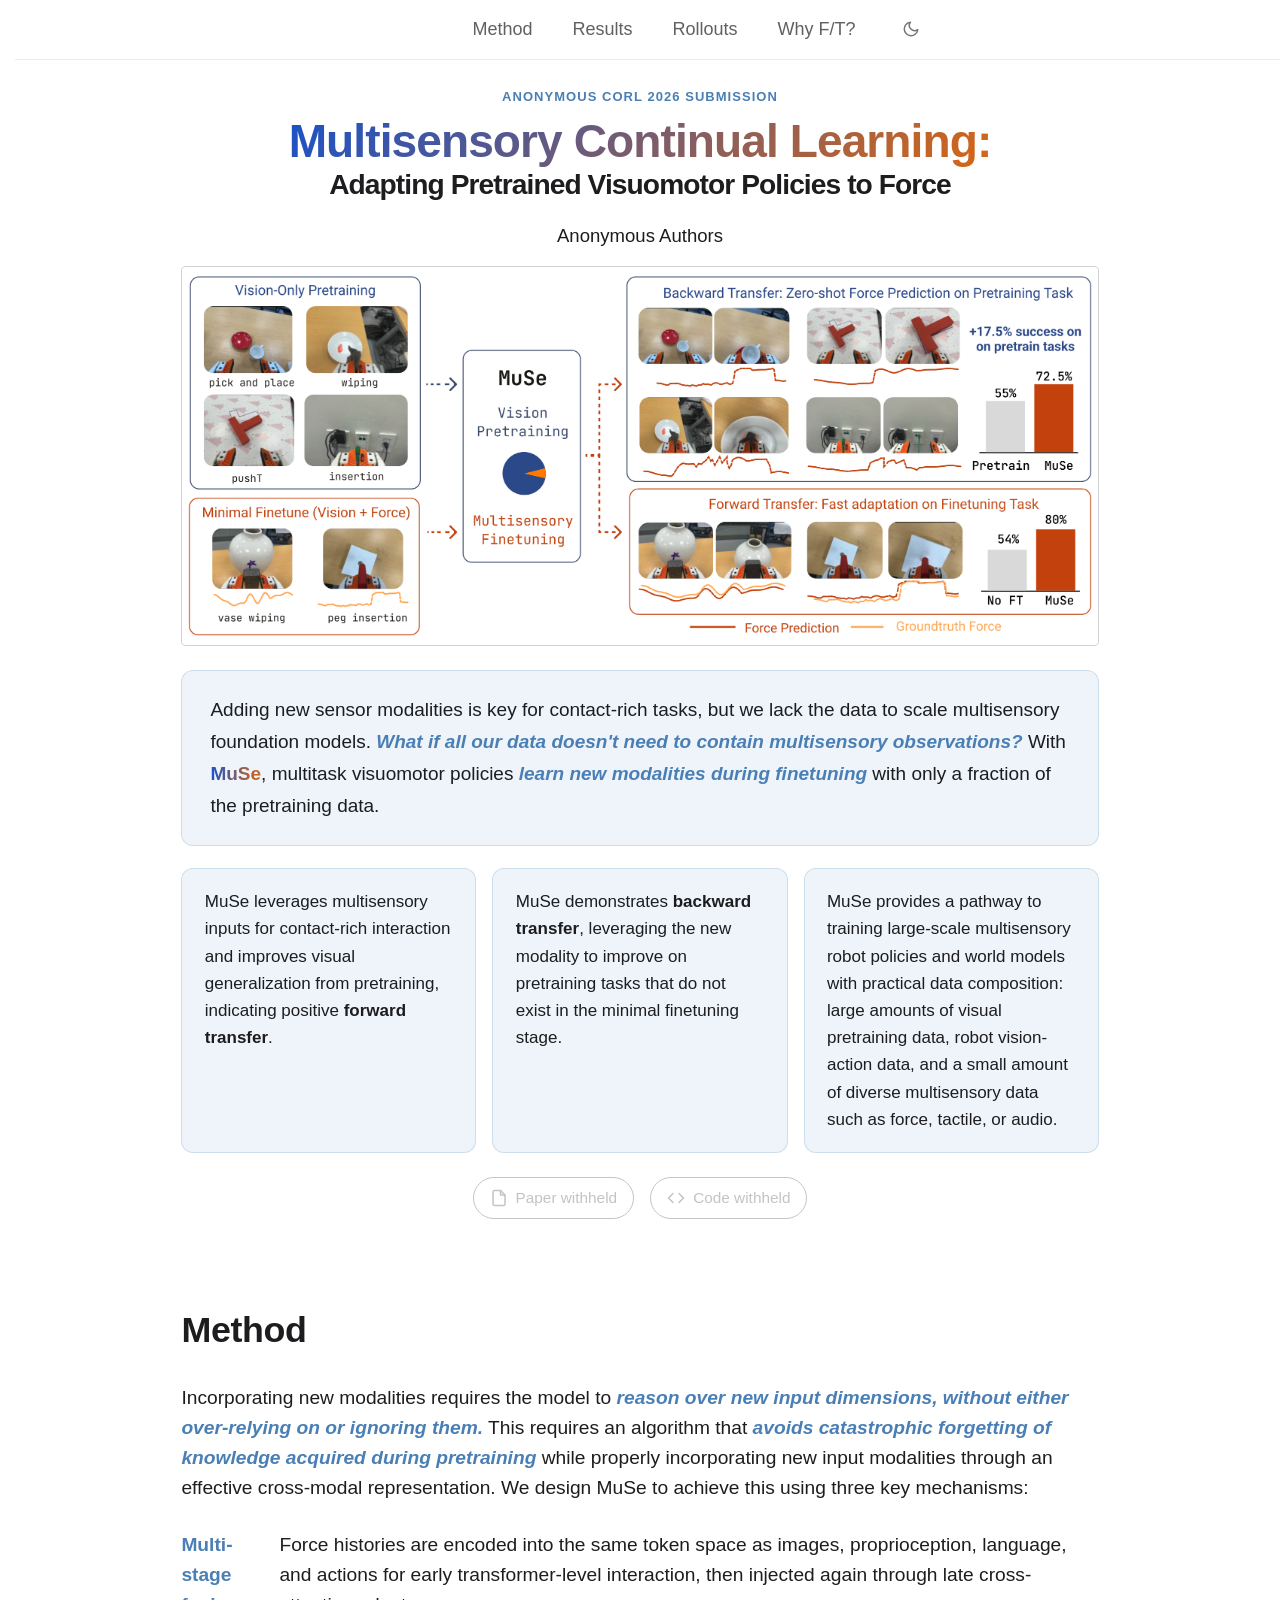
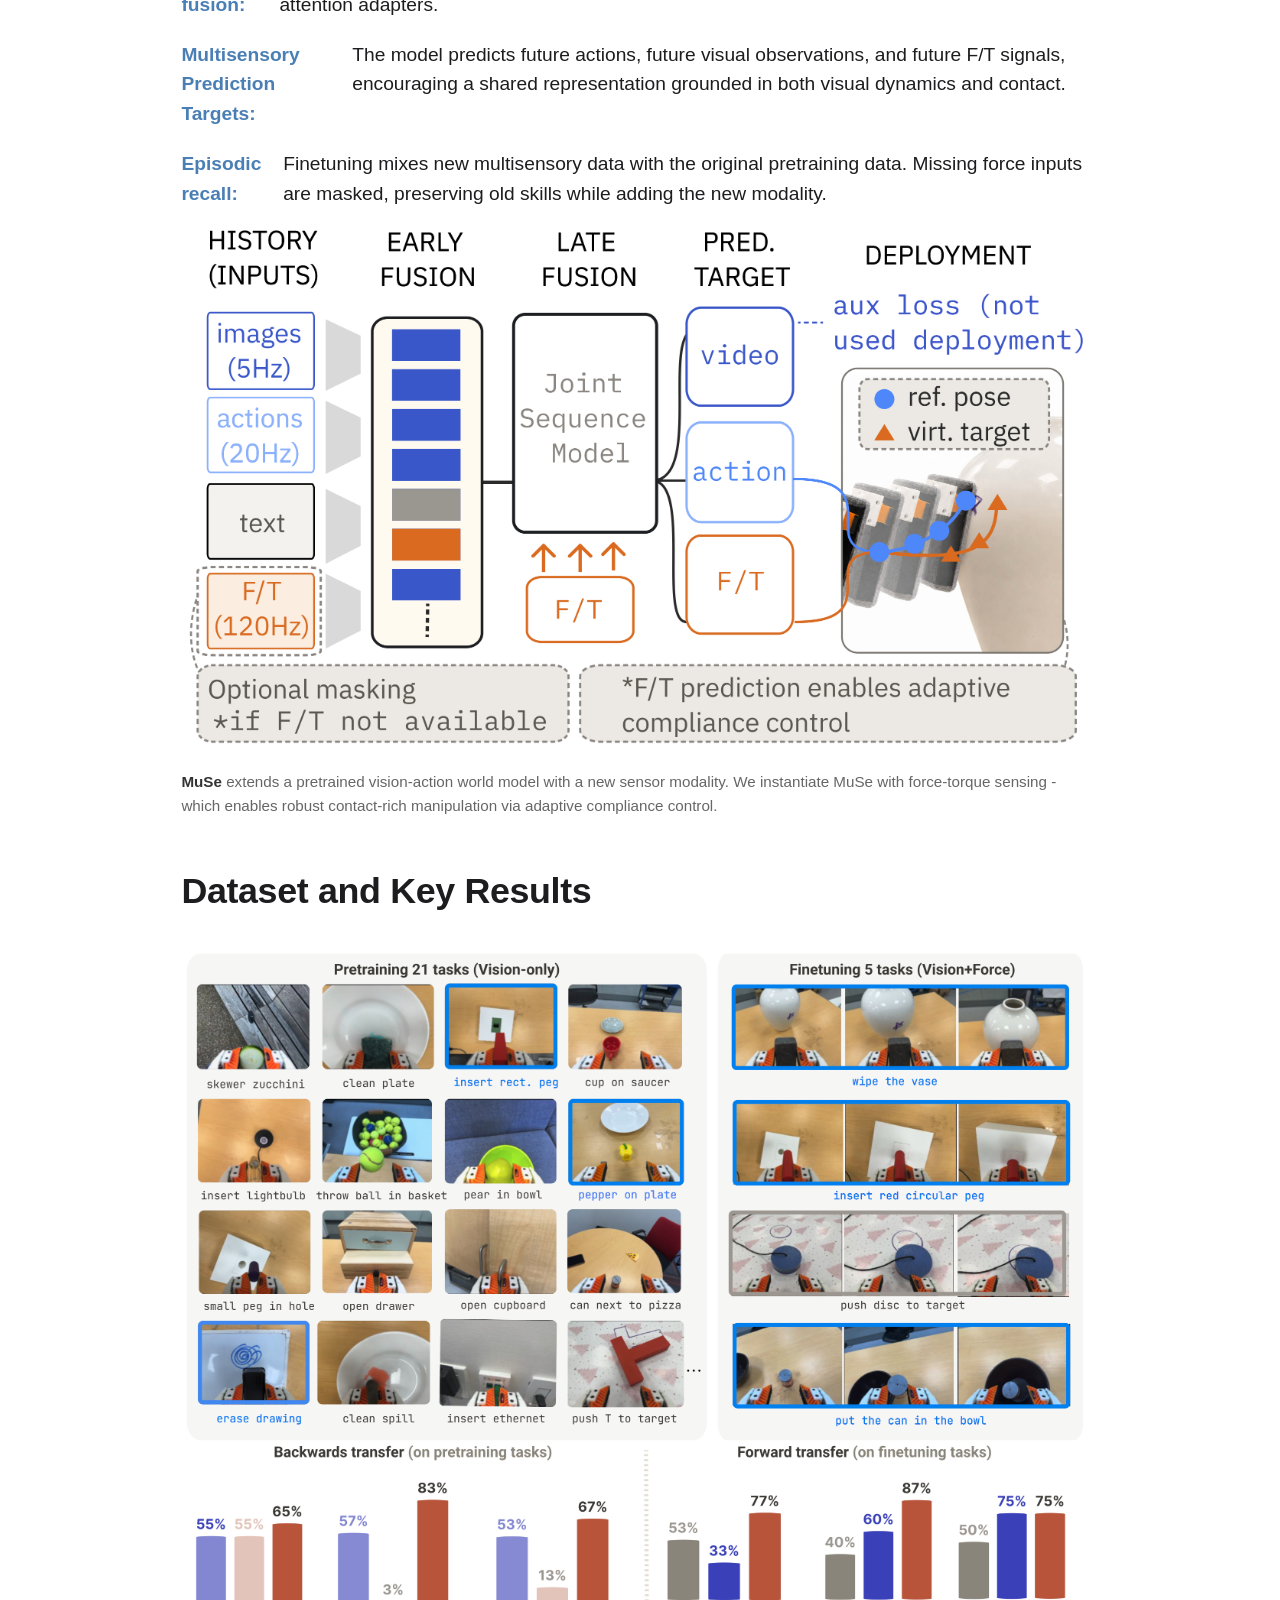
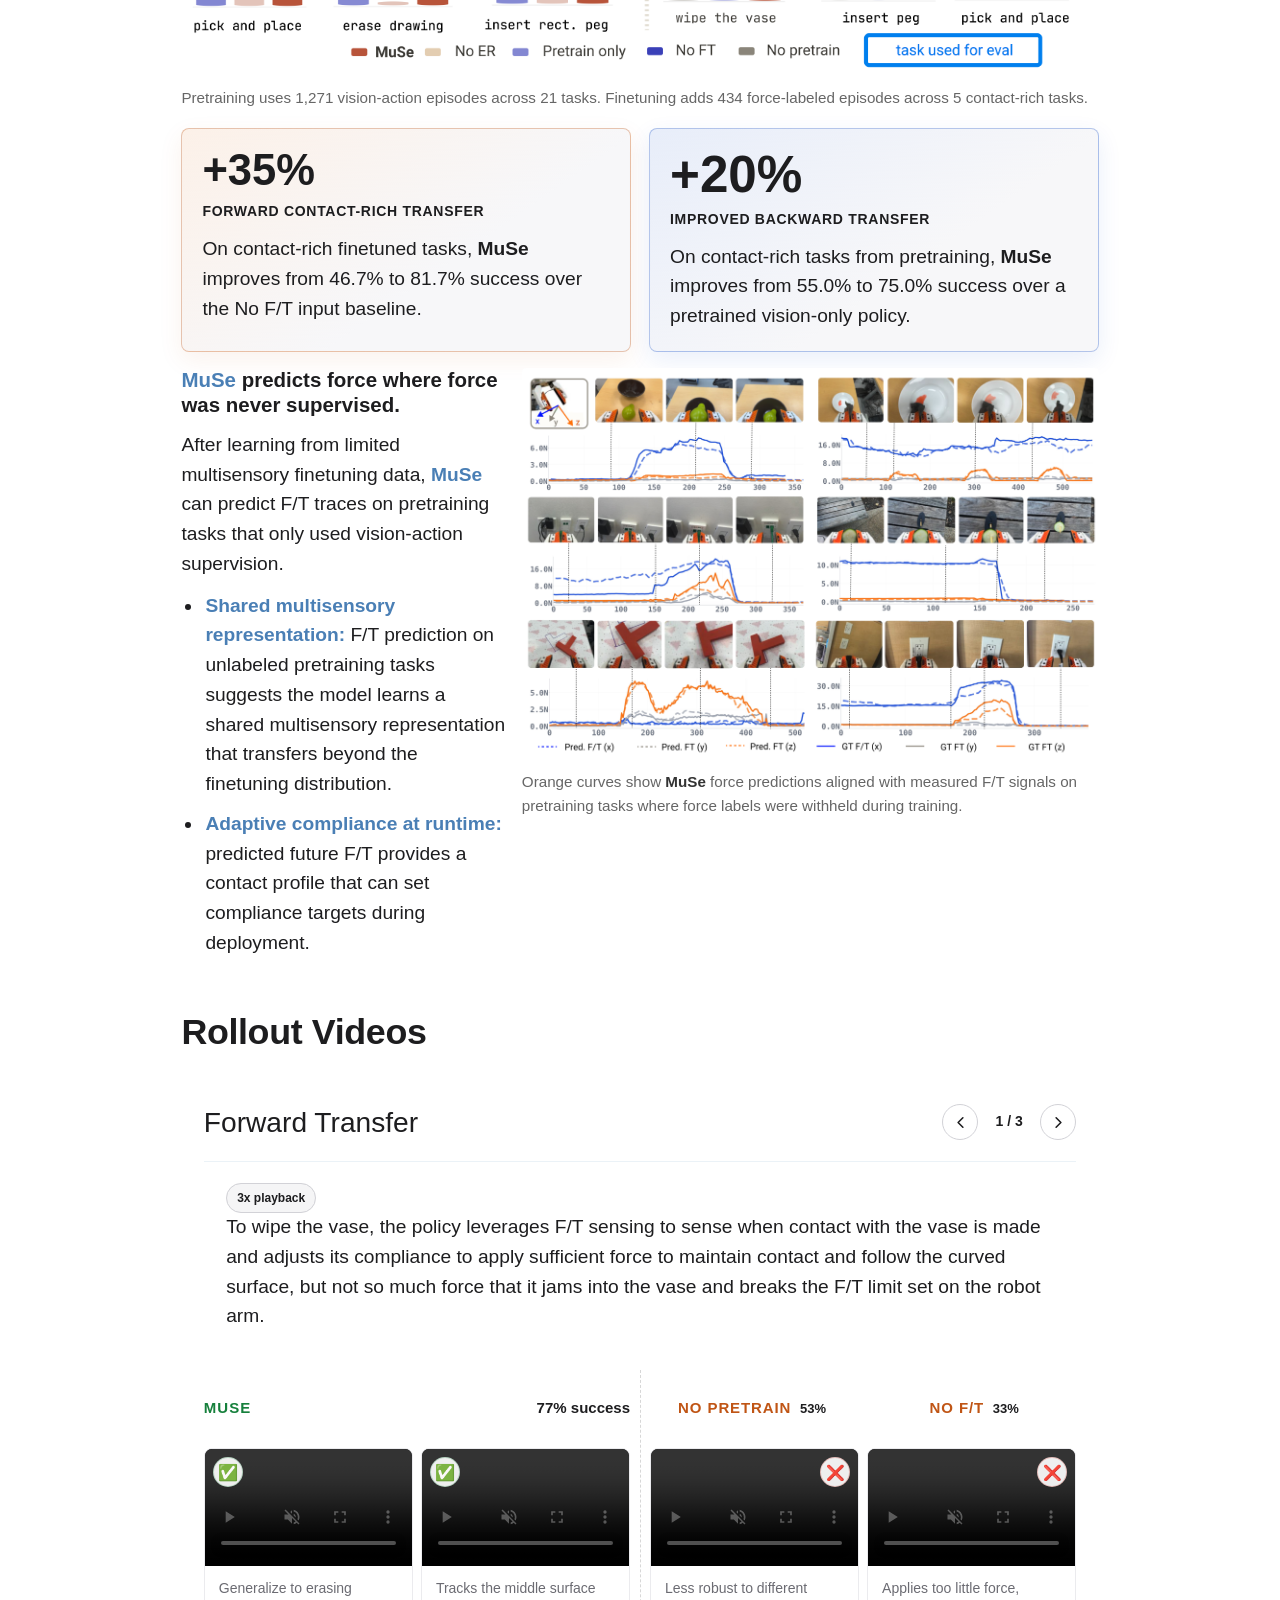
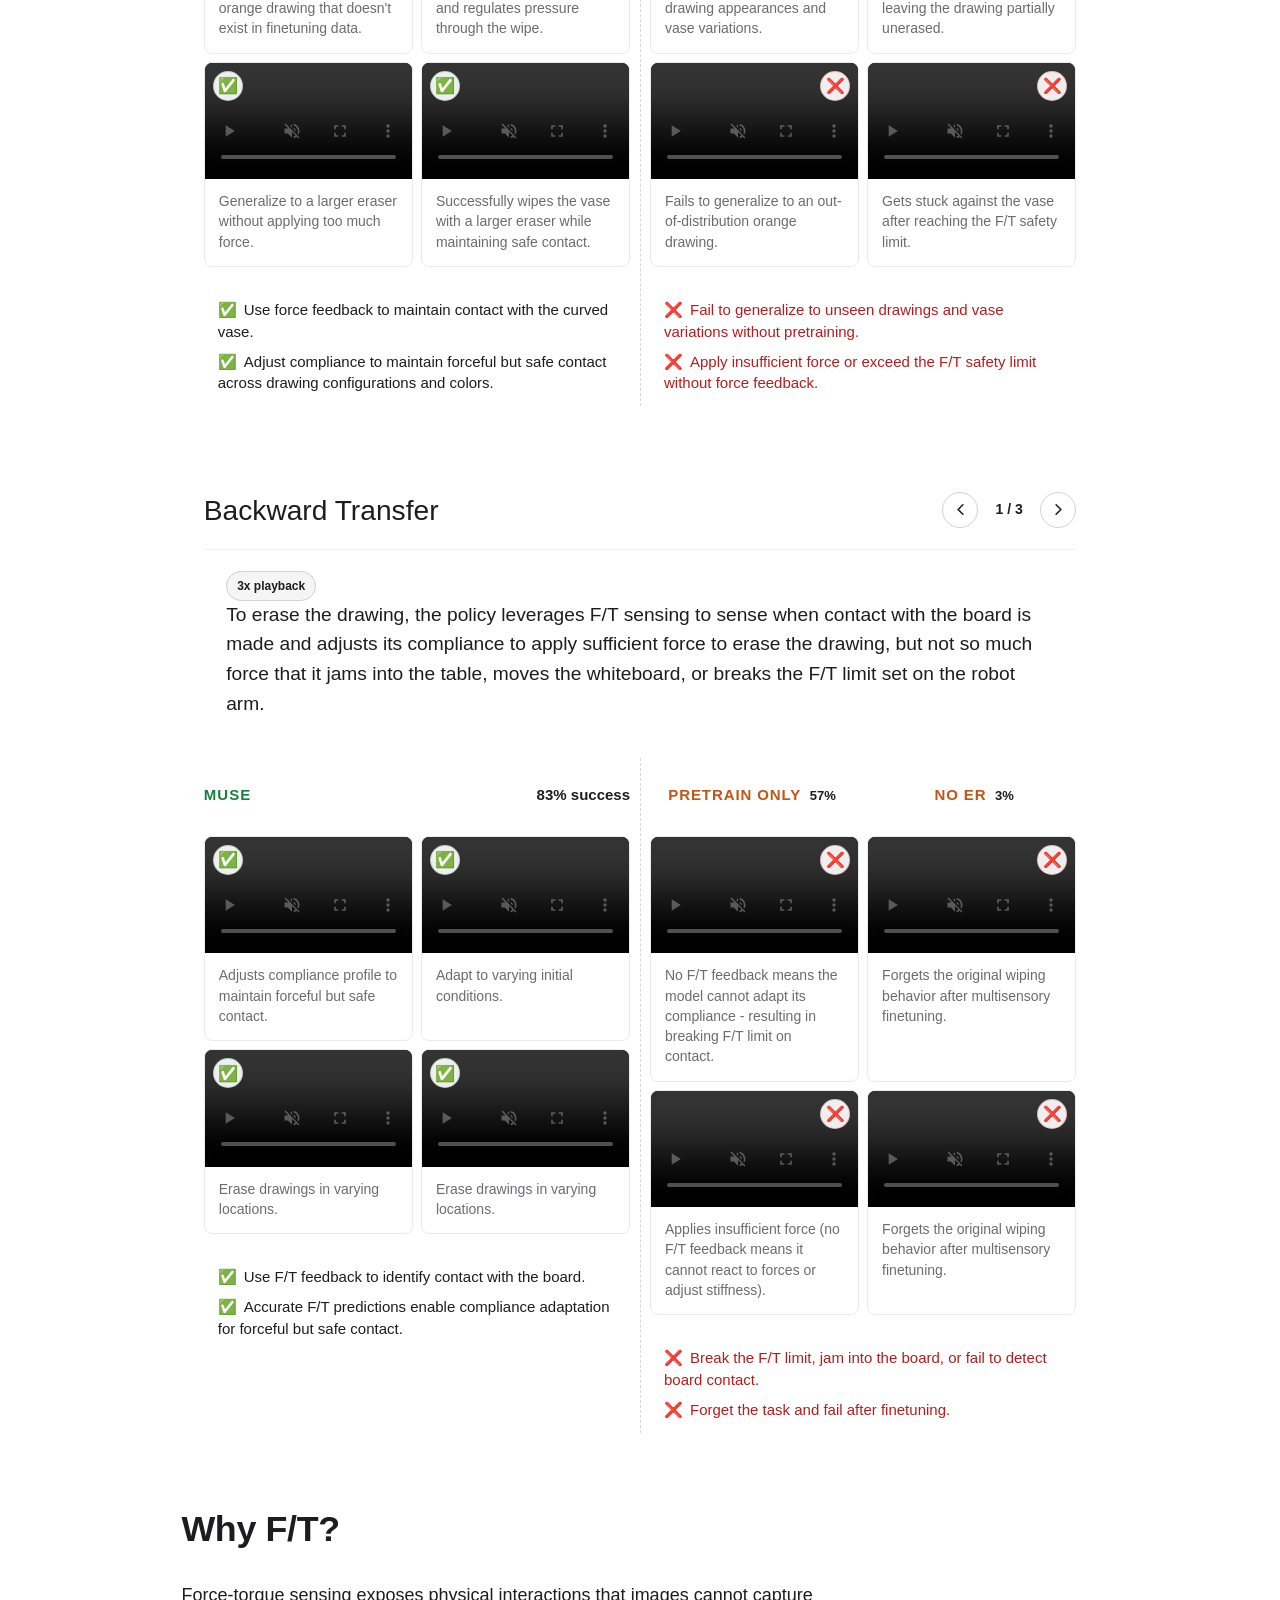
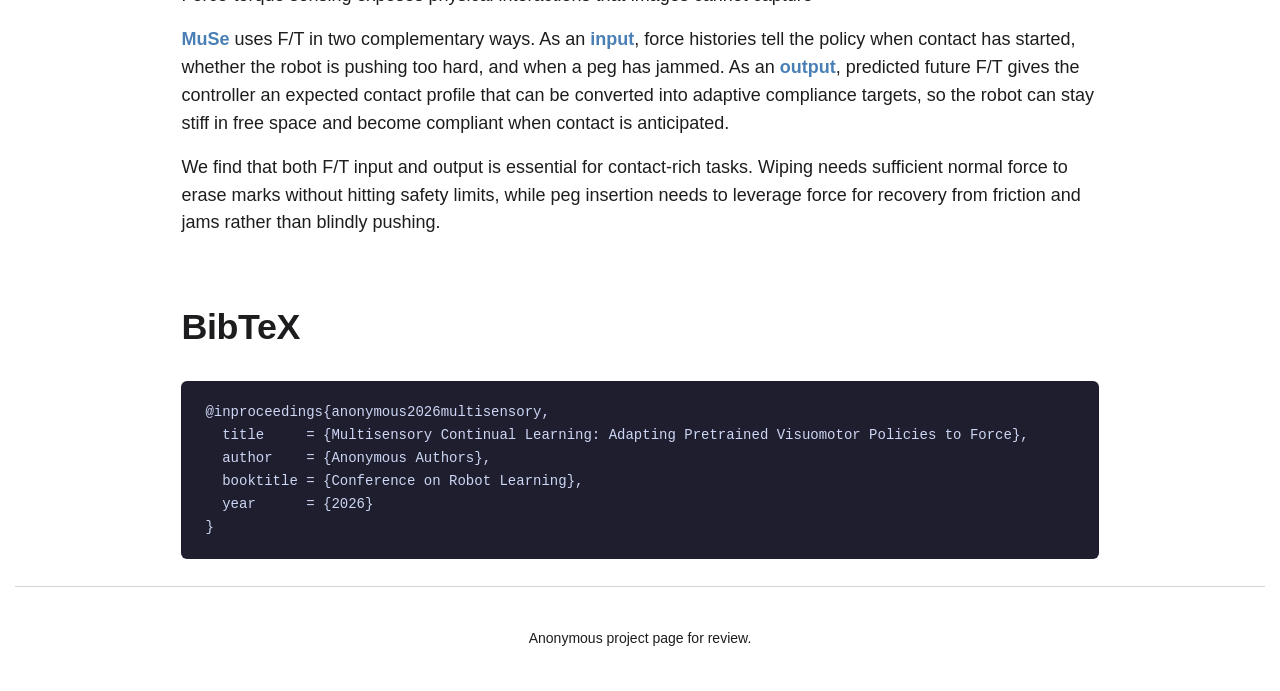
<file: index copy.html>
<!DOCTYPE html>
<html lang="en">
<head>
  <meta charset="UTF-8">
  <meta name="viewport" content="width=device-width, initial-scale=1">
  <title>Multisensory Continual Learning</title>
  <meta name="description" content="Anonymous project page for multisensory continual learning in robot manipulation.">
  <link rel="stylesheet" href="style.css">
  <script>if(localStorage.getItem('theme')==='dark')document.documentElement.classList.add('dark-mode-pending')</script>
  <style>.dark-mode-pending body{background:#000;color:#f5f5f7}</style>
</head>
<body class="paper-page">
  <nav class="nav-top">
    <div class="nav-inner">
      <a href="#hero" class="nav-link nav-home">Home</a>
      <a href="#method" class="nav-link">Method</a>
      <a href="#results" class="nav-link">Results</a>
      <a href="#rollouts" class="nav-link">Rollouts</a>
      <a href="#why-ft" class="nav-link">Why F/T?</a>
      <button class="theme-toggle" id="theme-toggle" aria-label="Toggle dark mode">
        <svg class="icon-sun" width="18" height="18" viewBox="0 0 24 24" fill="none" stroke="currentColor" stroke-width="2" stroke-linecap="round" stroke-linejoin="round"><circle cx="12" cy="12" r="5"/><line x1="12" y1="1" x2="12" y2="3"/><line x1="12" y1="21" x2="12" y2="23"/><line x1="4.22" y1="4.22" x2="5.64" y2="5.64"/><line x1="18.36" y1="18.36" x2="19.78" y2="19.78"/><line x1="1" y1="12" x2="3" y2="12"/><line x1="21" y1="12" x2="23" y2="12"/><line x1="4.22" y1="19.78" x2="5.64" y2="18.36"/><line x1="18.36" y1="5.64" x2="19.78" y2="4.22"/></svg>
        <svg class="icon-moon" width="18" height="18" viewBox="0 0 24 24" fill="none" stroke="currentColor" stroke-width="2" stroke-linecap="round" stroke-linejoin="round"><path d="M21 12.79A9 9 0 1 1 11.21 3 7 7 0 0 0 21 12.79z"/></svg>
      </button>
    </div>
  </nav>

  <section id="hero" class="hero snap-section paper-hero">
    <div class="hero-inner">
      <p class="venue-label">Anonymous CoRL 2026 Submission</p>
      <h1 class="hero-title" id="hero-title">
        <span class="title-p1">Multisensory Continual Learning:</span>
        <span class="title-p2">Adapting Pretrained Visuomotor Policies to Force</span>
      </h1>
      <div class="hero-authors">Anonymous Authors</div>
      <figure class="paper-figure hero-figure">
        <img src="assets/paper-figures/teaser-v9.png" alt="Overview of multisensory continual learning with backward transfer, forward transfer, and force prediction.">
      </figure>
      <div class="hero-provocation">
        <p>Adding new sensor modalities is key for contact-rich tasks, but we lack the data to scale multisensory foundation models. <strong><em>What if all our data doesn't need to contain multisensory observations?</em></strong> With <span class="muse-gradient">MuSe</span>, multitask visuomotor policies <strong><em>learn new modalities during finetuning</em></strong> with only a fraction of the pretraining data.</p>
      </div>
      <ul class="hero-punch hero-teaser-takeaways">
        <li>MuSe leverages multisensory inputs for contact-rich interaction and improves visual generalization from pretraining, indicating positive <strong>forward transfer</strong>.</li>
        <li>MuSe demonstrates <strong>backward transfer</strong>, leveraging the new modality to improve on pretraining tasks that do not exist in the minimal finetuning stage.</li>
        <li>MuSe provides a pathway to training large-scale multisensory robot policies and world models with practical data composition: large amounts of visual pretraining data, robot vision-action data, and a small amount of diverse multisensory data such as force, tactile, or audio.</li>
      </ul>
      <div class="pub-links anon-links">
        <a class="btn-disabled" aria-disabled="true">
          <svg viewBox="0 0 24 24" fill="none" stroke="currentColor" stroke-width="2" stroke-linecap="round" stroke-linejoin="round"><path d="M14 2H6a2 2 0 0 0-2 2v16a2 2 0 0 0 2 2h12a2 2 0 0 0 2-2V8z"/><polyline points="14 2 14 8 20 8"/></svg>
          Paper withheld
        </a>
        <a class="btn-disabled" aria-disabled="true">
          <svg viewBox="0 0 24 24" fill="none" stroke="currentColor" stroke-width="2" stroke-linecap="round" stroke-linejoin="round"><polyline points="16 18 22 12 16 6"/><polyline points="8 6 2 12 8 18"/></svg>
          Code withheld
        </a>
      </div>
    </div>
  </section>

  <section id="method" class="content-section">
    <div class="section-inner">
      <h2 class="section-heading reveal">Method</h2>
      <div class="method-intro section-body reveal">
        <p>Incorporating new modalities requires the model to <strong><em>reason over new input dimensions, without either over-relying on or ignoring them.</em></strong> This requires an algorithm that <strong><em>avoids catastrophic forgetting of knowledge acquired during pretraining</em></strong> while properly incorporating new input modalities through an effective cross-modal representation. We design MuSe to achieve this using three key mechanisms:</p>
      </div>
      <div class="method-layout reveal">
        <div class="method-copy section-body">
          <ul class="method-points">
            <li><strong>Multi-stage fusion:</strong> Force histories are encoded into the same token space as images, proprioception, language, and actions for early transformer-level interaction, then injected again through late cross-attention adapters.</li>
            <li><strong>Multisensory Prediction Targets:</strong> The model predicts future actions, future visual observations, and future F/T signals, encouraging a shared representation grounded in both visual dynamics and contact.</li>
            <li><strong>Episodic recall:</strong> Finetuning mixes new multisensory data with the original pretraining data. Missing force inputs are masked, preserving old skills while adding the new modality.</li>
          </ul>
        </div>
        <figure class="paper-figure">
          <img src="assets/paper-figures/method.png" alt="MuSe architecture with early fusion, future video, action, and force-torque prediction, and adaptive compliance deployment.">
          <figcaption><strong>MuSe</strong> extends a pretrained vision-action world model with a new sensor modality. We instantiate MuSe with force-torque sensing - which enables robust contact-rich manipulation via adaptive compliance control.</figcaption>
        </figure>
      </div>
    </div>
  </section>

  <section id="results" class="content-section">
    <div class="section-inner">
      <h2 class="section-heading reveal">Dataset and Key Results</h2>
      <div class="result-grid reveal">
        <figure class="paper-figure result-wide">
          <img src="assets/paper-figures/experiments_12.png" alt="Pretraining and finetuning task sets with bar-chart results for backward and forward transfer.">
          <figcaption>Pretraining uses 1,271 vision-action episodes across 21 tasks. Finetuning adds 434 force-labeled episodes across 5 contact-rich tasks.</figcaption>
        </figure>
        <div class="metric-card metric-card-forward">
          <span class="metric-value">+35%</span>
          <span class="metric-label">forward contact-rich transfer</span>
          <p>On contact-rich finetuned tasks, <strong>MuSe</strong> improves from 46.7% to 81.7% success over the No F/T input baseline.</p>
        </div>
        <div class="metric-card metric-card-featured">
          <span class="metric-value">+20%</span>
          <span class="metric-label">improved backward transfer</span>
          <p>On contact-rich tasks from pretraining, <strong>MuSe</strong> improves from 55.0% to 75.0% success over a pretrained vision-only policy.</p>
        </div>
      </div>

      <div class="ft-prediction-feature reveal">
        <div class="feature-copy">
          <h3><strong>MuSe</strong> predicts force where force was never supervised.</h3>
          <p>After learning from limited multisensory finetuning data, <strong>MuSe</strong> can predict F/T traces on pretraining tasks that only used vision-action supervision.</p>
          <ul class="feature-bullets">
            <li><strong>Shared multisensory representation:</strong> F/T prediction on unlabeled pretraining tasks suggests the model learns a shared multisensory representation that transfers beyond the finetuning distribution.</li>
            <li><strong>Adaptive compliance at runtime:</strong> predicted future F/T provides a contact profile that can set compliance targets during deployment.</li>
          </ul>
        </div>
        <figure class="paper-figure">
          <img src="assets/paper-figures/crossmodal_c.png" alt="Predicted force-torque curves on pretraining tasks compared with ground truth.">
          <figcaption>Orange curves show <strong>MuSe</strong> force predictions aligned with measured F/T signals on pretraining tasks where force labels were withheld during training.</figcaption>
        </figure>
      </div>
    </div>
  </section>

  <section id="rollouts" class="content-section">
    <div class="section-inner">
      <h2 class="section-heading reveal">Rollout Videos</h2>
      <div class="rollout-stack reveal">
        <div class="rollout-carousel" data-rollout-carousel>
          <div class="rollout-header">
            <div>
              <h3 class="rollout-transfer-title forward-transfer-title">Forward Transfer</h3>
            </div>
            <div class="rollout-controls">
              <button class="rollout-arrow" type="button" aria-label="Previous forward transfer task" data-rollout-prev>
                <svg viewBox="0 0 24 24" aria-hidden="true"><polyline points="15 18 9 12 15 6"/></svg>
              </button>
              <span class="rollout-counter" data-rollout-counter>1 / 3</span>
              <button class="rollout-arrow" type="button" aria-label="Next forward transfer task" data-rollout-next>
                <svg viewBox="0 0 24 24" aria-hidden="true"><polyline points="9 18 15 12 9 6"/></svg>
              </button>
            </div>
          </div>

          <article class="rollout-panel active" data-rollout-panel data-task="Vase Wiping">
            <div class="rollout-task-head">
              <h4>Vase Wiping</h4>
              <span class="speed-badge">3x playback</span>
              <p>To wipe the vase, the policy leverages F/T sensing to sense when contact with the vase is made and adjusts its compliance to apply sufficient force to maintain contact and follow the curved surface, but not so much force that it jams into the vase and breaks the F/T limit set on the robot arm.</p>
            </div>
            <div class="rollout-comparison">
              <div class="rollout-column success-column">
                <div class="rollout-column-heading">
                  <h5>MuSe</h5>
                  <span class="success-rate">77% success</span>
                </div>
                <div class="rollout-video-grid">
                  <div class="rollout-card">
                    <div class="success-mark" aria-label="success">✅</div>
                    <video data-src="assets/rollouts/forward/vase_wiping/ours_orange.mp4" muted loop playsinline controls preload="none"></video>
                    <p>Generalize to erasing orange drawing that doesn't exist in finetuning data.</p>
                  </div>
                  <div class="rollout-card">
                    <div class="success-mark" aria-label="success">✅</div>
                    <video data-src="assets/rollouts/forward/vase_wiping/ours_middle.mp4" muted loop playsinline controls preload="none"></video>
                    <p>Tracks the middle surface and regulates pressure through the wipe.</p>
                  </div>
                  <div class="rollout-card">
                    <div class="success-mark" aria-label="success">✅</div>
                    <video data-src="assets/rollouts/forward/vase_wiping/ours_big.mp4" muted loop playsinline controls preload="none"></video>
                    <p>Generalize to a larger eraser without applying too much force. </p>
                  </div>
                  <div class="rollout-card">
                    <div class="success-mark" aria-label="success">✅</div>
                    <video data-src="assets/rollouts/forward/vase_wiping/muse_big_eraser_success.mp4" muted loop playsinline controls preload="none"></video>
                    <p>Successfully wipes the vase with a larger eraser while maintaining safe contact.</p>
                  </div>
                </div>
                <ul class="rollout-summary success-summary">
                  <li>Use force feedback to maintain contact with the curved vase.</li>
                  <li>Adjust compliance to maintain forceful but safe contact across drawing configurations and colors.</li>
                </ul>
              </div>
              <div class="rollout-column baseline-column">
                <div class="rollout-column-heading baseline-heading">
                  <div class="method-rates">
                    <span><strong>No Pretrain</strong> 53%</span>
                    <span><strong>No F/T</strong> 33%</span>
                  </div>
                </div>
                <div class="rollout-video-grid">
                  <div class="rollout-card failure-card">
                    <video data-src="assets/rollouts/forward/vase_wiping/no_pretrain_fail.mp4" muted loop playsinline controls preload="none"></video>
                    <p>Less robust to different drawing appearances and vase variations.</p>
                  </div>
                  <div class="rollout-card failure-card">
                    <video data-src="assets/rollouts/forward/vase_wiping/no_ft_weak.mp4" muted loop playsinline controls preload="none"></video>
                    <p>Applies too little force, leaving the drawing partially unerased.</p>
                  </div>
                  <div class="rollout-card failure-card">
                    <video data-src="assets/rollouts/forward/vase_wiping/no_pretrain_orange_ood.mp4" muted loop playsinline controls preload="none"></video>
                    <p>Fails to generalize to an out-of-distribution orange drawing.</p>
                  </div>
                  <div class="rollout-card failure-card">
                    <video data-src="assets/rollouts/forward/vase_wiping/no_ft_stuck.mp4" muted loop playsinline controls preload="none"></video>
                    <p>Gets stuck against the vase after reaching the F/T safety limit.</p>
                  </div>
                </div>
                <ul class="rollout-summary failure-summary">
                  <li>Fail to generalize to unseen drawings and vase variations without pretraining.</li>
                  <li>Apply insufficient force or exceed the F/T safety limit without force feedback.</li>
                </ul>
              </div>
            </div>
          </article>

          <article class="rollout-panel" data-rollout-panel data-task="Peg Insertion">
            <div class="rollout-task-head">
              <h4>Peg Insertion</h4>
              <span class="speed-badge">3x playback</span>
              <p>The policy must fully insert the peg into a hole. The hole angle varies between ±20 degrees and contains high friction and serrations. This means the policy must leverage F/T feedback to assess the direction it must push into the hole and adjust its compliance to stay stiff in the direction of the hole but remain compliant in other directions. The policy can also leverage F/T feedback to find the hole if the initial insertion is imprecise.</p>
            </div>
            <div class="rollout-comparison">
              <div class="rollout-column success-column">
                <div class="rollout-column-heading">
                  <h5>MuSe</h5>
                  <span class="success-rate">87% success</span>
                </div>
                <div class="rollout-video-grid">
                  <div class="rollout-card">
                    <div class="success-mark" aria-label="success">✅</div>
                    <video data-src="assets/rollouts/forward/peg_insertion/ours_back_tilt.mp4" muted loop playsinline controls preload="none"></video>
                    <p>Adapts to a backward-tilted hole and completes insertion.</p>
                  </div>
                  <div class="rollout-card">
                    <div class="success-mark" aria-label="success">✅</div>
                    <video data-src="assets/rollouts/forward/peg_insertion/ours_forward_tilt.mp4" muted loop playsinline controls preload="none"></video>
                    <p>Predicts high force before contact - decreasing stiffness and preventing robot from jamming and breaking F/T limit.</p>
                  </div>
                  <div class="rollout-card">
                    <div class="success-mark" aria-label="success">✅</div>
                    <video data-src="assets/rollouts/forward/peg_insertion/ours_back.mp4" muted loop playsinline controls preload="none"></video>
                    <p>Identify correct hole orientation and fully insert peg.</p>
                  </div>
                  <div class="rollout-card">
                    <div class="success-mark" aria-label="success">✅</div>
                    <img src="assets/rollouts/forward/peg_insertion/peg_angles_serrations.png" alt="Peg insertion holes at varying angles with internal serrations.">
                    <p>Policy adapts to insert peg in holes at varying angles (±20 degrees) with serrations that easily cause jams.</p>
                  </div>
                </div>
                <ul class="rollout-summary success-summary">
                  <li>Use F/T feedback to precisely insert the peg, identify hole angle, and escape serrations.</li>
                  <li>Generalize to different peg sizes.</li>
                </ul>
              </div>
              <div class="rollout-column baseline-column">
                <div class="rollout-column-heading baseline-heading">
                  <div class="method-rates">
                    <span><strong>No Pretrain</strong> 40%</span>
                    <span><strong>No F/T</strong> 60%</span>
                  </div>
                </div>
                <div class="rollout-video-grid">
                  <div class="rollout-card failure-card">
                    <video data-src="assets/rollouts/forward/peg_insertion/no_pretrain_misses.mp4" muted loop playsinline controls preload="none"></video>
                    <p>Misses the insertion target.</p>
                  </div>
                  <div class="rollout-card failure-card">
                    <video data-src="assets/rollouts/forward/peg_insertion/no_ft_back_fall.mp4" muted loop playsinline controls preload="none"></video>
                    <p>Breaks the F/T limit during insertion.</p>
                  </div>
                  <div class="rollout-card failure-card">
                    <video data-src="assets/rollouts/forward/peg_insertion/no_pretrain_stuck.mp4" muted loop playsinline controls preload="none"></video>
                    <p>Gets stuck after contact due to high forces and struggles to generalize without pretraining.</p>
                  </div>
                  <div class="rollout-card failure-card">
                    <video data-src="assets/rollouts/forward/peg_insertion/no_ft_tall_stuck.mp4" muted loop playsinline controls preload="none"></video>
                    <p>Cannot adapt its compliance profile and breaks the F/T limit on impact.</p>
                  </div>
                </div>
                <ul class="rollout-summary failure-summary">
                  <li>Miss the insertion target or struggle to generalize without broad visual pretraining.</li>
                  <li>Jam or get stuck without force feedback for contact-aware adaptation.</li>
                </ul>
              </div>
            </div>
          </article>

          <article class="rollout-panel pick-place-forward-panel" data-rollout-panel data-task="Pick and Place">
            <div class="rollout-task-head">
              <h4>Pick and Place</h4>
              <span class="speed-badge">3x playback</span>
              <p>The policy must place the can in the bowl with various distractors and bowl color changes. The policy without pretraining struggles to generalize.</p>
            </div>
            <div class="rollout-comparison pick-place-layout">
              <div class="rollout-column success-column">
                <div class="rollout-column-heading">
                  <h5>MuSe</h5>
                  <span class="success-rate">75% success</span>
                </div>
                <div class="rollout-video-grid">
                  <div class="rollout-card">
                    <div class="success-mark" aria-label="success">✅</div>
                    <video data-src="assets/rollouts/forward/pick_and_place/ours_distractor.mp4" muted loop playsinline controls preload="none"></video>
                    <p>Robustness to distractors</p>
                  </div>
                  <div class="rollout-card">
                    <div class="success-mark" aria-label="success">✅</div>
                    <video data-src="assets/rollouts/forward/pick_and_place/ours_red.mp4" muted loop playsinline controls preload="none"></video>
                    <p>Robustness to object colors</p>
                  </div>
                  <div class="rollout-card">
                    <div class="success-mark" aria-label="success">✅</div>
                    <video data-src="assets/rollouts/forward/pick_and_place/ours_lr.mp4" muted loop playsinline controls preload="none"></video>
                    <p>Robustness to object configurations</p>
                  </div>
                  <div class="rollout-card">
                    <div class="success-mark" aria-label="success">✅</div>
                    <video data-src="assets/rollouts/forward/pick_and_place/ours_easy.mp4" muted loop playsinline controls preload="none"></video>
                    <p>Robustness to object configurations</p>
                  </div>
                </div>
                <ul class="rollout-summary success-summary">
                  <li>Remain robust to visual changes and distractors.</li>
                </ul>
              </div>
              <div class="rollout-column baseline-column">
                <div class="rollout-column-heading">
                  <h5>No Pretrain</h5>
                  <span class="success-rate">50% success</span>
                </div>
                <div class="rollout-video-grid">
                  <div class="rollout-card failure-card">
                    <video data-src="assets/rollouts/forward/pick_and_place/no_pretrain_distractor_fail.mp4" muted loop playsinline controls preload="none"></video>
                    <p>Struggles with distractors and task variation without broad visual pretraining.</p>
                  </div>
                  <div class="rollout-card failure-card">
                    <video data-src="assets/rollouts/forward/pick_and_place/no_pretrain_red.mp4" muted loop playsinline controls preload="none"></video>
                    <p>Decreased performance under visual changes.</p>
                  </div>
                </div>
                <ul class="rollout-summary failure-summary">
                  <li>Fail with distractors and visual changes without pretraining.</li>
                </ul>
              </div>
            </div>
          </article>
        </div>

        <div class="rollout-carousel" data-rollout-carousel>
          <div class="rollout-header">
            <div>
              <h3 class="rollout-transfer-title backward-transfer-title">Backward Transfer</h3>
            </div>
            <div class="rollout-controls">
              <button class="rollout-arrow" type="button" aria-label="Previous backward transfer task" data-rollout-prev>
                <svg viewBox="0 0 24 24" aria-hidden="true"><polyline points="15 18 9 12 15 6"/></svg>
              </button>
              <span class="rollout-counter" data-rollout-counter>1 / 3</span>
              <button class="rollout-arrow" type="button" aria-label="Next backward transfer task" data-rollout-next>
                <svg viewBox="0 0 24 24" aria-hidden="true"><polyline points="9 18 15 12 9 6"/></svg>
              </button>
            </div>
          </div>

          <article class="rollout-panel active" data-rollout-panel data-task="Whiteboard Wiping">
            <div class="rollout-task-head">
              <h4>Whiteboard Wiping</h4>
              <span class="speed-badge">3x playback</span>
              <p>To erase the drawing, the policy leverages F/T sensing to sense when contact with the board is made and adjusts its compliance to apply sufficient force to erase the drawing, but not so much force that it jams into the table, moves the whiteboard, or breaks the F/T limit set on the robot arm.</p>
            </div>
            <div class="rollout-comparison">
              <div class="rollout-column success-column">
                <div class="rollout-column-heading">
                  <h5>MuSe</h5>
                  <span class="success-rate">83% success</span>
                </div>
                <div class="rollout-video-grid">
                  <div class="rollout-card">
                    <div class="success-mark" aria-label="success">✅</div>
                    <video data-src="assets/rollouts/backward/whiteboard_wiping/ours_back_right.mp4" muted loop playsinline controls preload="none"></video>
                    <p>Adjusts compliance profile to maintain forceful but safe contact.</p>
                  </div>
                  <div class="rollout-card">
                    <div class="success-mark" aria-label="success">✅</div>
                    <video data-src="assets/rollouts/backward/whiteboard_wiping/ours_pickup.mp4" muted loop playsinline controls preload="none"></video>
                    <p>Adapt to varying initial conditions.</p>
                  </div>
                  <div class="rollout-card">
                    <div class="success-mark" aria-label="success">✅</div>
                    <video data-src="assets/rollouts/backward/whiteboard_wiping/ours_back.mp4" muted loop playsinline controls preload="none"></video>
                    <p>Erase drawings in varying locations.</p>
                  </div>
                  <div class="rollout-card">
                    <div class="success-mark" aria-label="success">✅</div>
                    <video data-src="assets/rollouts/backward/whiteboard_wiping/ours_middle_back.mp4" muted loop playsinline controls preload="none"></video>
                    <p>Erase drawings in varying locations.</p>
                  </div>
                </div>
                <ul class="rollout-summary success-summary">
                  <li>Use F/T feedback to identify contact with the board.</li>
                  <li>Accurate F/T predictions enable compliance adaptation for forceful but safe contact.</li>
                </ul>
              </div>
              <div class="rollout-column baseline-column">
                <div class="rollout-column-heading baseline-heading">
                  <div class="method-rates">
                    <span><strong>Pretrain Only</strong> 57%</span>
                    <span><strong>No ER</strong> 3%</span>
                  </div>
                </div>
                <div class="rollout-video-grid">
                  <div class="rollout-card failure-card">
                    <video data-src="assets/rollouts/backward/whiteboard_wiping/pretrain_stuck.mp4" muted loop playsinline controls preload="none"></video>
                    <p>No F/T feedback means the model cannot adapt its compliance - resulting in breaking F/T limit on contact.</p>
                  </div>
                  <div class="rollout-card failure-card">
                    <video data-src="assets/rollouts/backward/whiteboard_wiping/no_er_back.mp4" muted loop playsinline controls preload="none"></video>
                    <p>Forgets the original wiping behavior after multisensory finetuning.</p>
                  </div>
                  <div class="rollout-card failure-card">
                    <video data-src="assets/rollouts/backward/whiteboard_wiping/pretrain_not_hard.mp4" muted loop playsinline controls preload="none"></video>
                    <p>Applies insufficient force (no F/T feedback means it cannot react to forces or adjust stiffness).</p>
                  </div>
                  <div class="rollout-card failure-card">
                    <video data-src="assets/rollouts/backward/whiteboard_wiping/no_er_middle.mp4" muted loop playsinline controls preload="none"></video>
                    <p>Forgets the original wiping behavior after multisensory finetuning.</p>
                  </div>
                </div>
                <ul class="rollout-summary failure-summary">
                  <li>Break the F/T limit, jam into the board, or fail to detect board contact.</li>
                  <li>Forget the task and fail after finetuning.</li>
                </ul>
              </div>
            </div>
          </article>

          <article class="rollout-panel" data-rollout-panel data-task="Peg Insertion" data-speed="6">
            <div class="rollout-task-head">
              <h4>Peg Insertion</h4>
              <span class="speed-badge fast">6x playback</span>
              <p>The policy must leverage F/T sensing to adjust its compliance, find the direction of the hole, and release the peg from internal high-friction serrations. Backward transfer tests pegs with different sizes, shapes (rectangular and small cylindrical pegs that demand different strategies than the finetuning pegs), and colors to assess whether the model preserves strategies from pretraining that may interfere with finetuning strategies.</p>
            </div>
            <div class="rollout-comparison">
              <div class="rollout-column success-column">
                <div class="rollout-column-heading">
                  <h5>MuSe</h5>
                  <span class="success-rate">67% success</span>
                </div>
                <div class="rollout-video-grid">
                  <div class="rollout-card">
                    <div class="success-mark" aria-label="success">✅</div>
                    <video data-src="assets/rollouts/backward/peg_insertion/ours_red_green.mp4" muted loop playsinline controls preload="none"></video>
                    <p>Inserts a red rectangular peg in a green hole (configuration seen in pretraining but not finetuning).</p>
                  </div>
                  <div class="rollout-card">
                    <div class="success-mark" aria-label="success">✅</div>
                    <video data-src="assets/rollouts/backward/peg_insertion/ours_rpg_good.mp4" muted loop playsinline controls preload="none"></video>
                    <p>Inserts a red rectangular peg in a green hole (configuration seen in pretraining but not finetuning).</p>
                  </div>
                  <div class="rollout-card">
                    <div class="success-mark" aria-label="success">✅</div>
                    <video data-src="assets/rollouts/backward/peg_insertion/ours_purple.mp4" muted loop playsinline controls preload="none"></video>
                    <p>Regulate contact to insert small circular purple peg in white hole (configuration seen in pretraining but not finetuning).</p>
                  </div>
                  <div class="rollout-card">
                    <div class="success-mark" aria-label="success">✅</div>
                    <video data-src="assets/rollouts/backward/peg_insertion/ours_purple2.mp4" muted loop playsinline controls preload="none"></video>
                    <p>Regulate contact to insert small circular purple peg in white hole (configuration seen in pretraining but not finetuning).</p>
                  </div>
                </div>
                <ul class="rollout-summary success-summary">
                  <li>Predict high-F/T interactions and adjust compliance to prevent jams.</li>
                  <li>Leverage F/T feedback to precisely identify the hole.</li>
                </ul>
              </div>
              <div class="rollout-column baseline-column">
                <div class="rollout-column-heading baseline-heading">
                  <div class="method-rates">
                    <span><strong>Pretrain Only</strong> 53%</span>
                    <span><strong>No ER</strong> 13%</span>
                  </div>
                </div>
                <div class="rollout-video-grid">
                  <div class="rollout-card failure-card">
                    <video data-src="assets/rollouts/backward/peg_insertion/pretrain_miss.mp4" muted loop playsinline controls preload="none"></video>
                    <p>Fails to leverage contact for proper insertion.</p>
                  </div>
                  <div class="rollout-card failure-card">
                    <video data-src="assets/rollouts/backward/peg_insertion/no_er_twist.mp4" muted loop playsinline controls preload="none"></video>
                    <p>Overfits to a finetuning-specific twisting strategy and misses the rectangular peg insertion.</p>
                  </div>
                  <div class="rollout-card failure-card">
                    <video data-src="assets/rollouts/backward/peg_insertion/pretrain_purple_fail.mp4" muted loop playsinline controls preload="none"></video>
                    <p>Model without contact signal fails to insert the purple peg.</p>
                  </div>
                  <div class="rollout-card failure-card">
                    <video data-src="assets/rollouts/backward/peg_insertion/no_er_purple_fail.mp4" muted loop playsinline controls preload="none"></video>
                    <p>Loses robust pretraining behavior and drifts away from hole.</p>
                  </div>
                </div>
                <ul class="rollout-summary failure-summary">
                  <li>Jam into serrations or fail to use contact for insertion.</li>
                  <li>Overfit to finetuning strategies that fail on pretraining peg configurations.</li>
                </ul>
              </div>
            </div>
          </article>

          <article class="rollout-panel" data-rollout-panel data-task="Pick and Place">
            <div class="rollout-task-head">
              <h4>Pick and Place</h4>
              <span class="speed-badge">3x playback</span>
              <p>The policy must pick and place object configurations that exist in pretraining data but not in finetuning data. This assesses whether the model preserves generalization capabilities from pretraining.</p>
            </div>
            <div class="rollout-comparison pick-place-layout">
              <div class="rollout-column success-column">
                <div class="rollout-column-heading">
                  <h5>MuSe</h5>
                  <span class="success-rate">65% success</span>
                </div>
                <div class="rollout-video-grid">
                  <div class="rollout-card">
                    <div class="success-mark" aria-label="success">✅</div>
                    <video data-src="assets/rollouts/backward/pick_place_new/muse_pepper_pot_forward.mp4" muted loop playsinline controls preload="none"></video>
                    <p>Correctly place the pepper in the pot.</p>
                  </div>
                  <div class="rollout-card">
                    <div class="success-mark" aria-label="success">✅</div>
                    <video data-src="assets/rollouts/backward/pick_place_new/muse_pepper_pot_lr.mp4" muted loop playsinline controls preload="none"></video>
                    <p>Correctly place the pepper in the pot.</p>
                  </div>
                  <div class="rollout-card">
                    <div class="success-mark" aria-label="success">✅</div>
                    <video data-src="assets/rollouts/backward/pick_place_new/muse_pepper_plate_lr.mp4" muted loop playsinline controls preload="none"></video>
                    <p>Correctly place the pepper on the plate.</p>
                  </div>
                  <div class="rollout-card">
                    <div class="success-mark" aria-label="success">✅</div>
                    <video data-src="assets/rollouts/backward/pick_place_new/muse_pepper_plate_lr2.mp4" muted loop playsinline controls preload="none"></video>
                    <p>Correctly place the pepper on the plate.</p>
                  </div>
                </div>
                <ul class="rollout-summary success-summary">
                  <li>Adapt to various object configurations.</li>
                </ul>
              </div>
              <div class="rollout-column baseline-column">
                <div class="rollout-column-heading">
                  <h5>No ER</h5>
                  <span class="success-rate">55% success</span>
                </div>
                <div class="rollout-video-grid">
                  <div class="rollout-card failure-card">
                    <video data-src="assets/rollouts/backward/pick_place_new/no_er_pepper_pot_fail.mp4" muted loop playsinline controls preload="none"></video>
                    <p>Model trained without ER lacks robustness on pretraining tasks.</p>
                  </div>
                  <div class="rollout-card failure-card">
                    <video data-src="assets/rollouts/backward/pick_place_new/no_er_pepper_pot_fail2.mp4" muted loop playsinline controls preload="none"></video>
                    <p>Model trained without ER lacks robustness on pretraining tasks.</p>
                  </div>
                  <div class="rollout-card failure-card">
                    <video data-src="assets/rollouts/backward/pick_place_new/no_er_pepper_plate_fail_forward.mp4" muted loop playsinline controls preload="none"></video>
                    <p>Model trained without ER lacks robustness on pretraining tasks.</p>
                  </div>
                  <div class="rollout-card failure-card">
                    <video data-src="assets/rollouts/backward/pick_place_new/no_er_pepper_plate_lr_fail.mp4" muted loop playsinline controls preload="none"></video>
                    <p>Forgets task structure from pretraining.</p>
                  </div>
                </div>
                <ul class="rollout-summary failure-summary">
                  <li>Forget task structure or lose robustness on pretraining tasks.</li>
                </ul>
              </div>
            </div>
          </article>
        </div>
      </div>
    </div>
  </section>

  <section id="why-ft" class="content-section">
    <div class="section-inner narrow">
      <h2 class="section-heading reveal">Why F/T?</h2>
      <div class="section-body reveal why-copy">
        <p>Force-torque sensing exposes  physical interactions that images cannot capture</p>
        <p><strong>MuSe</strong> uses F/T in two complementary ways. As an <strong>input</strong>, force histories tell the policy when contact has started, whether the robot is pushing too hard, and when a peg has jammed. As an <strong>output</strong>, predicted future F/T gives the controller an expected contact profile that can be converted into adaptive compliance targets, so the robot can stay stiff in free space and become compliant when contact is anticipated.</p>
        <p>We find that both F/T input and output is essential for contact-rich tasks. Wiping needs sufficient normal force to erase marks without hitting safety limits, while peg insertion needs to leverage force for recovery from friction and jams rather than blindly pushing.</p>
      </div>
    </div>
  </section>

  <section id="bibtex" class="content-section">
    <div class="section-inner narrow">
      <h2 class="section-heading reveal">BibTeX</h2>
      <div class="reveal">
        <pre class="bibtex-block"><code>@inproceedings{anonymous2026multisensory,
  title     = {Multisensory Continual Learning: Adapting Pretrained Visuomotor Policies to Force},
  author    = {Anonymous Authors},
  booktitle = {Conference on Robot Learning},
  year      = {2026}
}</code></pre>
      </div>
    </div>
  </section>

  <footer class="site-footer">
    <p>Anonymous project page for review.</p>
  </footer>

  <script>
    const toggle = document.getElementById('theme-toggle');
    if (localStorage.getItem('theme') === 'dark') {
      document.body.classList.add('dark-mode');
    }

    toggle.addEventListener('click', () => {
      document.body.classList.toggle('dark-mode');
      localStorage.setItem('theme', document.body.classList.contains('dark-mode') ? 'dark' : 'light');
    });

    document.querySelectorAll('a[href^="#"]').forEach(anchor => {
      anchor.addEventListener('click', event => {
        event.preventDefault();
        const target = document.querySelector(anchor.getAttribute('href'));
        if (target) target.scrollIntoView({ behavior: 'smooth' });
      });
    });

    const nav = document.querySelector('.nav-top');
    const navLinks = Array.from(document.querySelectorAll('.nav-link[href^="#"]'));
    const sections = navLinks
      .map(link => document.querySelector(link.getAttribute('href')))
      .filter(Boolean);

    function updateNav() {
      nav.classList.toggle('scrolled', window.scrollY > 100);
      let current = sections[0];
      for (const section of sections) {
        if (section.offsetTop <= window.scrollY + 120) current = section;
      }
      navLinks.forEach(link => {
        link.classList.toggle('active', link.getAttribute('href') === `#${current.id}`);
      });
    }

    const revealObserver = new IntersectionObserver(entries => {
      entries.forEach(entry => {
        if (entry.isIntersecting) entry.target.classList.add('revealed');
      });
    }, { threshold: 0.12 });

    document.querySelectorAll('.reveal').forEach(element => revealObserver.observe(element));

    function rolloutVideoSpeed(video) {
      const panel = video.closest('[data-rollout-panel]');
      return Number(video.dataset.speed || panel?.dataset.speed || 3);
    }

    function applyRolloutVideoSpeed(video) {
      const speed = rolloutVideoSpeed(video);
      video.defaultPlaybackRate = speed;
      video.playbackRate = speed;
    }

    function prepareRolloutVideo(video) {
      video.muted = true;
      video.loop = true;
      video.playsInline = true;
      applyRolloutVideoSpeed(video);
      video.addEventListener('loadedmetadata', () => {
        applyRolloutVideoSpeed(video);
        if (video.closest('.rollout-panel.active')) {
          video.play().catch(() => {});
        }
      });
      video.addEventListener('play', () => {
        applyRolloutVideoSpeed(video);
      });
    }

    function loadRolloutVideo(video) {
      if (!video.getAttribute('src') && video.dataset.src) {
        video.setAttribute('src', video.dataset.src);
        video.load();
      }
      applyRolloutVideoSpeed(video);
      video.play().catch(() => {});
    }

    function loadPanelVideos(panel) {
      panel.querySelectorAll('video').forEach(loadRolloutVideo);
    }

    document.querySelectorAll('video').forEach(prepareRolloutVideo);

    document.querySelectorAll('[data-rollout-carousel]').forEach(carousel => {
      const panels = Array.from(carousel.querySelectorAll('[data-rollout-panel]'));
      const prev = carousel.querySelector('[data-rollout-prev]');
      const next = carousel.querySelector('[data-rollout-next]');
      const counter = carousel.querySelector('[data-rollout-counter]');
      let activeIndex = 0;

      function pauseInactiveVideos() {
        panels.forEach((panel, panelIndex) => {
          if (panelIndex !== activeIndex) {
            panel.querySelectorAll('video').forEach(video => video.pause());
          }
        });
      }

      function updateCarousel() {
        panels.forEach((panel, panelIndex) => {
          panel.classList.toggle('active', panelIndex === activeIndex);
        });
        loadPanelVideos(panels[activeIndex]);
        if (counter) counter.textContent = `${activeIndex + 1} / ${panels.length}`;
        pauseInactiveVideos();
      }

      prev.addEventListener('click', () => {
        activeIndex = (activeIndex - 1 + panels.length) % panels.length;
        updateCarousel();
      });

      next.addEventListener('click', () => {
        activeIndex = (activeIndex + 1) % panels.length;
        updateCarousel();
      });

      updateCarousel();
    });

    window.addEventListener('scroll', updateNav, { passive: true });
    updateNav();
  </script>
</body>
</html>
</file>
<file: style.css>
/* ===== CSS Reset & Custom Properties ===== */
*, *::before, *::after {
  margin: 0;
  padding: 0;
  box-sizing: border-box;
}

:root {
  --color-bg: #ffffff;
  --color-bg-alt: #f7f7f9;
  --color-text: #1d1d1f;
  --color-text-secondary: #6b6b72;
  --color-accent: #0071e3;
  --color-accent-hover: #0077ed;
  --color-highlight-bg: rgba(255, 214, 10, 0.15);
  --color-border: #d2d2d7;
  --color-border-light: #ebebee;
  --color-card-bg: #f7f7f9;
  --paper-primary: #73A4C6;
  --paper-primary-dark: #4a7fb5;
  --font-primary: 'Noto Sans', sans-serif;
  --font-heading: 'Google Sans', 'Noto Sans', sans-serif;
  --max-width: 1280px;
  --section-padding: clamp(24px, 3vh, 40px) clamp(20px, 5vw, 40px);
  --transition-reveal: 0.8s cubic-bezier(0.16, 1, 0.3, 1);
  --transition-fast: 0.3s ease;
}

/* ===== Dark Mode ===== */
body.dark-mode {
  --color-bg: #000000;
  --color-bg-alt: #141418;
  --color-text: #f0f0f3;
  --color-text-secondary: #9e9ea6;
  --color-accent: #2997ff;
  --color-accent-hover: #64b5f6;
  --color-highlight-bg: rgba(255, 214, 10, 0.12);
  --color-border: #3a3a40;
  --color-border-light: #26262c;
  --color-card-bg: #141418;
  --paper-primary: #73A4C6;
  --paper-primary-dark: #73A4C6;
}

body.dark-mode .nav-top {
  background: rgba(0, 0, 0, 0.72);
  border-bottom-color: rgba(255, 255, 255, 0.08);
}

body.dark-mode .pub-links a {
  background: var(--color-bg-alt);
  color: var(--color-text);
  border-color: var(--color-border);
}

body.dark-mode .pub-links a:hover {
  background: var(--color-accent);
  color: #000;
  border-color: var(--color-accent);
}

body.dark-mode .bibtex-block {
  background: #13131f;
}

/* ===== Base ===== */
html {
  -webkit-font-smoothing: antialiased;
  -moz-osx-font-smoothing: grayscale;
  scrollbar-gutter: stable both-edges;
}

body {
  font-family: var(--font-primary);
  font-size: 18px;
  line-height: 1.7;
  color: var(--color-text);
  background: var(--color-bg);
  overflow-x: hidden;
  transition: background 0.3s ease, color 0.3s ease;
}

a {
  color: var(--color-accent);
  text-decoration: none;
  transition: color var(--transition-fast);
}

a:hover {
  color: var(--color-accent-hover);
}

h1, h2, h3 {
  font-family: var(--font-heading);
  font-weight: 700;
  letter-spacing: -0.01em;
  line-height: 1.15;
}

/* ===== Theme Toggle ===== */
.theme-toggle {
  background: none;
  border: none;
  cursor: pointer;
  color: var(--color-text);
  opacity: 0.6;
  padding: 6px;
  display: flex;
  align-items: center;
  justify-content: center;
  border-radius: 50%;
  transition: opacity var(--transition-fast), background var(--transition-fast);
}

.theme-toggle:hover {
  opacity: 1;
  background: rgba(128, 128, 128, 0.1);
}

.icon-sun { display: none; }
.icon-moon { display: block; }
body.dark-mode .icon-sun { display: block; }
body.dark-mode .icon-moon { display: none; }

/* ===== Top Navigation ===== */
.nav-top {
  position: fixed;
  top: 0;
  left: 0;
  right: 0;
  z-index: 1000;
  background: rgba(255, 255, 255, 0.72);
  backdrop-filter: saturate(180%) blur(20px);
  -webkit-backdrop-filter: saturate(180%) blur(20px);
  border-bottom: 1px solid rgba(0, 0, 0, 0.08);
}

.nav-inner {
  max-width: var(--max-width);
  margin: 0 auto;
  display: flex;
  align-items: center;
  justify-content: center;
  gap: 40px;
  padding: 14px 20px;
}

.nav-link {
  font-family: var(--font-heading);
  font-size: 18px;
  font-weight: 400;
  color: var(--color-text);
  opacity: 0.7;
  transition: opacity var(--transition-fast);
  text-decoration: none;
}

.nav-home {
  opacity: 0;
  pointer-events: none;
  transition: opacity var(--transition-fast);
}

.nav-top.scrolled .nav-home {
  opacity: 0.7;
  pointer-events: auto;
}

.nav-link:hover,
.nav-link.active {
  opacity: 1;
  color: var(--color-text);
}

.nav-top:not(.scrolled) .nav-home {
  opacity: 0;
  pointer-events: none;
}

/* ===== Reveal Animations ===== */
.reveal {
  opacity: 0;
  transform: translateY(40px);
  transition: opacity var(--transition-reveal), transform var(--transition-reveal);
}

.reveal.revealed {
  opacity: 1;
  transform: translateY(0);
}

/* ===== Hero Section ===== */
.hero {
  min-height: 100vh;
  display: flex;
  padding: 48px clamp(20px, 5vw, 40px);   /* horizontal matches .content-section */
  background: var(--color-bg);
  text-align: center;
  position: relative;
}

/* Native, responsive. margin:auto centers it when it fits; on short windows
   the auto margins collapse so content flows from the top and scrolls. */
.hero-inner {
  max-width: var(--max-width);
  width: 100%;
  margin: auto;
  animation: heroFadeIn 1.2s cubic-bezier(0.16, 1, 0.3, 1) both;
}

@keyframes heroFadeIn {
  from { opacity: 0; transform: translateY(30px); }
  to { opacity: 1; transform: translateY(0); }
}

/* ===== Title — base ===== */
.hero-title {
  font-size: clamp(1.3rem, 3vw, 2.4rem);
  font-weight: 700;
  letter-spacing: -0.03em;
  line-height: 1.1;
  padding: 46px 0;
  margin-bottom: 14px;
  color: var(--color-text);
  white-space: nowrap;
  position: relative;
  display: inline-block;
}

/* ===== Hero Authors & Affiliation ===== */
.hero-authors {
  font-size: clamp(15px, 1.55vw, 21px);
  color: var(--color-text-secondary);
  line-height: 1.8;
  margin-bottom: 10px;
}

.hero-authors a {
  color: var(--color-text);
  transition: color var(--transition-fast);
}

.hero-authors a:hover {
  color: var(--color-accent);
}

.hero-authors strong {
  color: var(--color-text);
}

.hero-affiliation {
  font-size: clamp(14px, 1.3vw, 18px);
  color: var(--color-text-secondary);
  margin-bottom: 14px;
}

.hero-affiliation a {
  color: var(--color-text-secondary);
}

.hero-affiliation a:hover {
  color: var(--color-accent);
}

.hero-venue {
  font-size: clamp(15px, 1.35vw, 19px);
  font-weight: 600;
  letter-spacing: 0.04em;
  margin-top: 4px;
  margin-bottom: 10px;
}

.hero-venue a {
  color: #c5960c;
  transition: color var(--transition-fast);
}

.hero-venue a:hover {
  color: #e0ab1a;
}


/* ===== Publication Link Buttons ===== */
.pub-links {
  display: flex;
  gap: 16px;
  justify-content: center;
  flex-wrap: wrap;
}

.pub-links a {
  font-size: clamp(12px, 1.2vw, 16px);
  font-weight: 500;
  color: var(--color-accent);
  padding: 7px 16px;
  border-radius: 980px;
  border: 1px solid var(--color-accent);
  transition: all var(--transition-fast);
  display: inline-flex;
  align-items: center;
  gap: 8px;
}

.pub-links a:hover {
  background: var(--color-accent);
  color: #fff;
}

.pub-links a svg {
  width: 18px;
  height: 18px;
  flex-shrink: 0;
}

/* ===== Content Sections ===== */
.content-section {
  padding: var(--section-padding);
  background: var(--color-bg);
  position: relative;
}

.content-section:nth-child(even) {
  background: var(--color-bg);
}

#method.content-section {
  background: var(--color-bg);
}

#crossmodal.content-section {
  padding-top: clamp(20px, 2.5vh, 32px);
}

#crossmodal .section-inner {
  max-width: 1320px;
}

#crossmodal .method-heading {
  white-space: nowrap;
  font-size: clamp(1.55rem, 2.6vw, 2.4rem);
}

body.dark-mode #method.content-section {
  background: var(--color-bg);
}

.section-inner {
  max-width: var(--max-width);
  width: 100%;
  margin: 0 auto;
}

.section-heading {
  font-family: var(--font-heading);
  font-size: clamp(1.85rem, 3.2vw, 2.9rem);
  color: var(--color-text);
  margin-bottom: 32px;
  padding-bottom: 0;
  border-bottom: none;
}

.section-body {
  font-size: 18px;
  line-height: 1.75;
  color: var(--color-text);
}

.section-body p {
  margin-bottom: 16px;
}

.placeholder-block {
  background: var(--color-card-bg);
  border-radius: 16px;
  padding: 60px 40px;
  text-align: center;
  color: var(--color-text-secondary);
  font-size: 15px;
  margin-top: 24px;
  border: 1px dashed var(--color-border);
}

/* ===== BibTeX ===== */
.bibtex-block {
  background: #1e1e2e;
  border-radius: 6px;
  padding: 20px 24px;
  overflow-x: auto;
  font-family: 'SF Mono', 'Fira Code', 'Consolas', monospace;
  font-size: 0.875rem;
  line-height: 1.65;
  color: #cdd6f4;
  margin-top: 16px;
}

/* ===== Interactive Demo Panel ===== */
.demo-panel {
  margin-bottom: 6px;
}

.demo-title {
  font-size: clamp(1rem, 1.6vw, 1.25rem);
  font-weight: 600;
  color: var(--color-text);
  text-align: center;
  margin: 0 0 16px;
  letter-spacing: 0.01em;
}

.demo-images {
  display: grid;
  grid-template-columns: 1fr 1fr 1fr;
  gap: 16px;
  align-items: start;
}

.demo-col {
  text-align: center;
}

.demo-img-wrapper {
  position: relative;
  cursor: crosshair;
  overflow: hidden;
  border-radius: 8px;
  background: var(--color-card-bg);
  line-height: 0;
}

.demo-img-wrapper img {
  width: 100%;
  height: auto;
  display: block;
  user-select: none;
  -webkit-user-drag: none;
}

.demo-roi {
  position: absolute;
  border: 2px solid #ff3b30;
  border-radius: 3px;
  pointer-events: none;
  z-index: 2;
  /* Size set by JS: 25% x 25% of the image */
  width: 25%;
  height: 25%;
  top: 0;
  left: 0;
}

.demo-roi-hint {
  position: absolute;
  top: 50%;
  left: 50%;
  transform: translate(-50%, -50%);
  font-size: 10px;
  font-weight: 600;
  text-align: center;
  line-height: 1.3;
  opacity: 0.9;
  transition: opacity 0.3s ease;
}

.demo-img-wrapper:hover .demo-roi-hint {
  opacity: 0;
  pointer-events: none;
}

.demo-col canvas {
  width: 100%;
  border-radius: 8px;
  background: var(--color-card-bg);
  display: block;
}

#demo-naive-canvas {
  border: 2px dashed #ff3b30;
}

#demo-foveated-canvas {
  border: 2px solid #ff3b30;
}

.demo-label {
  font-size: 13px;
  color: var(--color-text-secondary);
  margin-top: 8px;
  font-weight: 500;
}

.demo-caption {
  font-size: 13px;
  color: var(--color-text-secondary);
  line-height: 1.65;
  margin-top: 16px;
  text-align: justify;
}

/* ===== Hero Tagline (typewriter) ===== */
.hero-tagline-wrapper {
  text-align: center;
}

.tagline-section {
  padding: 56px 20px;
  background: var(--color-bg);
  text-align: center;
}

.hero-tagline-line {
  font-size: clamp(12px, 1.1vw, 15px);
  font-weight: 400;
  color: var(--color-text);
  line-height: 1.8;
  letter-spacing: 0.01em;
  min-height: 1.8em;
  margin: 0;
  display: block;
}

/* ===== Scroll Down Arrow ===== */
.scroll-arrow {
  display: block;
  position: absolute;
  bottom: 30px;
  left: 50%;
  transform: translateX(-50%);
  color: var(--color-text-secondary);
  opacity: 0.5;
  text-decoration: none;
  cursor: pointer;
  animation: bounceArrow 2s ease-in-out infinite;
  z-index: 10;
  padding: 10px;
}

/* Hero scroll arrow: in-flow, right below buttons */
.hero-scroll-arrow {
  position: static;
  transform: none;
  margin-top: 8px;
  display: inline-block;
  animation: bounceArrowInline 2s ease-in-out infinite;
}

@keyframes bounceArrowInline {
  0%, 100% { transform: translateY(0); opacity: 0.5; }
  50% { transform: translateY(10px); opacity: 1; }
}

.scroll-arrow:hover {
  opacity: 1;
  color: var(--color-accent);
}

.hero-scroll-row {
  display: flex;
  flex-direction: column;
  align-items: center;
  gap: 8px;
  margin-top: 8px;
}

.hero-scroll-cta {
  display: flex;
  align-items: center;
  gap: 10px;
}

.scroll-hint {
  font-size: 12px;
  color: var(--color-text-secondary);
  opacity: 0.6;
  letter-spacing: 0.05em;
}

@keyframes bounceArrow {
  0%, 100% { transform: translateX(-50%) translateY(0); opacity: 0.5; }
  50% { transform: translateX(-50%) translateY(10px); opacity: 1; }
}

/* ===== Section Separator ===== */
.section-sep {
  display: none;
}

/* ===== Footer ===== */
.site-footer {
  text-align: center;
  padding: 40px 20px;
  font-size: 14px;
  color: var(--color-text-secondary);
  border-top: 1px solid var(--color-border);
}

.site-footer a {
  color: var(--color-accent);
  text-decoration: underline;
  text-underline-offset: 2px;
}

.site-footer a:hover {
  color: var(--color-accent-hover);
}

/* ===== Bandwidth Comparison Demo ===== */
.bandwidth-demo {
  margin: 32px 0;
}

.bandwidth-tabs {
  margin-bottom: 16px;
}

.bw-overlay-label {
  position: absolute;
  top: 8px;
  left: 8px;
  background: rgba(0, 0, 0, 0.65);
  color: #fff;
  font-size: 11px;
  font-weight: 600;
  padding: 3px 10px;
  border-radius: 4px;
  z-index: 3;
}

.bw-slider-row {
  display: grid;
  grid-template-columns: 1fr 2fr;
  gap: 10px;
  margin-top: 8px;
}

.bw-slider-spacer {
  /* Empty spacer matching the left panel width */
}

.bw-slider-wrap {
  text-align: center;
}

.bw-slider-label {
  font-size: 11px;
  color: var(--color-text-secondary);
  display: block;
  margin-top: 4px;
}

.bw-slider {
  width: 100%;
  cursor: pointer;
  -webkit-appearance: none;
  appearance: none;
  height: 4px;
  background: var(--color-border);
  border-radius: 2px;
  outline: none;
}

.bw-slider::-webkit-slider-thumb {
  -webkit-appearance: none;
  appearance: none;
  width: 14px;
  height: 14px;
  border-radius: 50%;
  background: var(--color-accent);
  cursor: pointer;
}

.bw-slider::-moz-range-thumb {
  width: 14px;
  height: 14px;
  border-radius: 50%;
  background: var(--color-accent);
  cursor: pointer;
  border: none;
}

.bw-slider-ticks {
  display: flex;
  justify-content: space-between;
  font-size: 10px;
  color: var(--color-text-secondary);
  margin-top: 2px;
  padding: 0 2px;
}

/* ===== Video Carousel & 3-Panel Grid ===== */
.video-3panel {
  display: grid;
  grid-template-columns: 1fr 1fr 1fr;
  gap: 10px;
  align-items: start;
}

.panel {
  text-align: center;
}

.panel-loading-wrap {
  position: relative;
  aspect-ratio: 1020 / 574;
  background: var(--color-card-bg);
  border-radius: 8px;
  overflow: hidden;
}

.panel-loader {
  position: absolute;
  top: 0;
  left: 0;
  right: 0;
  bottom: 0;
  display: flex;
  align-items: center;
  justify-content: center;
  background: var(--color-card-bg);
  z-index: 2;
  font-size: 14px;
  font-weight: 500;
  color: var(--color-text-secondary);
}

.frame-loader {
  border-radius: 8px;
}

.video-category-label {
  position: absolute;
  top: 8px;
  left: 8px;
  background: rgba(0, 0, 0, 0.65);
  color: #fff;
  font-size: 11px;
  font-weight: 600;
  padding: 3px 10px;
  border-radius: 4px;
  z-index: 3;
  letter-spacing: 0.02em;
}

.video-caption {
  font-size: 14px;
  color: var(--color-text-secondary);
  line-height: 1.6;
  text-align: justify;
  margin-top: 6px;
  min-height: 2.4em;
}

.panel video {
  width: 100%;
  height: 100%;
  object-fit: cover;
  border-radius: 8px;
  display: block;
  background: var(--color-card-bg);
}

.panel-roi video {
  border: 2px solid #ff3b30;
}

.frame-slideshow {
  position: relative;
  width: 100%;
  aspect-ratio: 2040 / 1148;
  border-radius: 8px;
  overflow: hidden;
  background: var(--color-card-bg);
}

.slideshow-img {
  width: 100%;
  height: 100%;
  object-fit: cover;
  display: block;
  transition: opacity 0.2s ease;
}

/* Frame slideshow controls */
.frame-controls {
  display: flex;
  align-items: center;
  justify-content: center;
  gap: 10px;
  margin-top: 2px;
}

.frame-arrow {
  width: 24px;
  height: 24px;
  border: 1px solid var(--color-border);
  border-radius: 50%;
  background: none;
  cursor: pointer;
  opacity: 0.5;
  display: flex;
  align-items: center;
  justify-content: center;
  transition: opacity var(--transition-fast);
}

.frame-arrow:hover {
  opacity: 1;
}

.frame-dots {
  display: flex;
  gap: 6px;
}

.frame-dot {
  width: 6px;
  height: 6px;
  border-radius: 50%;
  background: var(--color-border);
  border: none;
  cursor: pointer;
  transition: background var(--transition-fast), transform var(--transition-fast);
}

.frame-dot.active {
  background: var(--color-accent);
  transform: scale(1.3);
}

.panel-frames {
  aspect-ratio: 2040 / 1148;
}

/* ===== Carousel Controls ===== */
.carousel-controls {
  display: flex;
  align-items: center;
  justify-content: center;
  gap: 16px;
  margin-top: 4px;
}

.carousel-arrow {
  width: 32px;
  height: 32px;
  border: 1px solid var(--color-border);
  border-radius: 50%;
  background: none;
  cursor: pointer;
  opacity: 0.6;
  display: flex;
  align-items: center;
  justify-content: center;
  transition: opacity var(--transition-fast), background var(--transition-fast);
}

.carousel-arrow:hover {
  opacity: 1;
  background: rgba(128, 128, 128, 0.1);
}

.carousel-arrow svg {
  width: 18px;
  height: 18px;
}

.carousel-dots {
  display: flex;
  gap: 8px;
}

.carousel-dot {
  width: 8px;
  height: 8px;
  border-radius: 50%;
  background: var(--color-border);
  border: none;
  cursor: pointer;
  transition: background var(--transition-fast), transform var(--transition-fast);
}

.carousel-dot.active {
  background: var(--color-accent);
  transform: scale(1.2);
}

/* ===== Video Carousel Wrapper ===== */
.video-carousel {
  margin-top: 24px;
}

.hero-carousel {
  margin-top: 16px;
  margin-bottom: 4px;
}

/* ===== Sensor-resolution plot (inside the first teaser panel) ===== */
.isocell-plot-svg {
  width: 100%;
  height: 100%;
  display: block;
}

.plot-axis {
  stroke: var(--color-text-secondary);
  stroke-width: 1;
  opacity: 0.6;
}

.plot-tick line {
  stroke: var(--color-text-secondary);
  stroke-width: 1;
  opacity: 0.6;
}

.plot-tick text {
  font-size: 10px;
  fill: var(--color-text-secondary);
}

.plot-axis-label {
  font-size: 11px;
  fill: var(--color-text-secondary);
  font-weight: 500;
}

.plot-line-solid {
  stroke: #c5960c;
  stroke-dasharray: 600;
  stroke-dashoffset: 600;
  animation: drawSolidLine 1.7s ease-out forwards;
}

@keyframes drawSolidLine {
  to { stroke-dashoffset: 0; }
}

.plot-line-dashed {
  stroke: #c5960c;
  opacity: 0;
  animation: fadeInLine 0.5s ease-out 1.7s forwards;
}

@keyframes fadeInLine {
  to { opacity: 1; }
}

.plot-point {
  opacity: 0;
  animation: fadeInPoint 0.4s ease-out var(--d, 0s) forwards;
}

.plot-point circle {
  fill: #c5960c;
}

.plot-point text {
  font-size: 8px;
  font-weight: 600;
  fill: var(--color-text);
}

.plot-point-prototype circle {
  fill: #c5960c;
  stroke: var(--color-text);
  stroke-width: 0.8;
}

.plot-point-prototype text { font-size: 9px; }

.plot-callout {
  stroke: #c5960c;
  opacity: 0;
  animation: fadeInLine 0.5s ease-out 1.85s forwards;
}

@keyframes fadeInPoint {
  to { opacity: 1; }
}

.hero-teaser-wrap {
  margin-top: 40px;
  margin-bottom: 4px;
}

.hero-teaser {
  display: flex;
  gap: 12px;
  align-items: center;
  flex-wrap: nowrap;
  width: 100%;
}

.teaser-panel {
  display: flex;
  flex-direction: column;
  gap: 6px;
  min-width: 0;
  flex-grow: var(--panel-aspect);
  flex-shrink: 1;
  flex-basis: 0;
}

.teaser-isocell { --panel-aspect: 2.069; }   /* matches plot SVG viewBox 300/145 */
.teaser-global  { --panel-aspect: 1.778; }   /* 16 / 9 — matches foveated crop panel */
.teaser-crop    { --panel-aspect: 1.778; }   /* 16  / 9    */

/* Titles row sits ABOVE the teaser, mirroring the panel flex-grow weights so
   each subtitle lines up over its panel and the plot panel itself stays
   vertically aligned with the global + foveated panels (no title offset). */
/* Equation-style titles: phrases sized to content, operators centered exactly
   between consecutive phrases (equal gap on both sides). Sequential reveal. */
.hero-teaser-titles {
  display: flex;
  flex-wrap: wrap;
  align-items: center;
  justify-content: center;
  gap: 16px;
  margin-bottom: 14px;
}

.tt-cell {
  flex: 0 0 auto;
  white-space: nowrap;
  text-align: center;
  color: #c5960c;
  font-weight: 600;
  font-size: clamp(15px, 1.35vw, 19px);   /* matches SIGGRAPH 2026 (.hero-venue) */
  line-height: 1.3;
}

.tt-op {
  flex: 0 0 auto;
  color: var(--color-text);
  font-weight: 700;
  font-size: 32px;
}

/* Sequential reveal: phrase1 → + → phrase2 → = → phrase3 */
.hero-teaser-titles > * {
  opacity: 0;
  animation: ttFadeIn 0.5s ease-out forwards;
}
.hero-teaser-titles > *:nth-child(1) { animation-delay: 0.2s; }
.hero-teaser-titles > *:nth-child(2) { animation-delay: 0.75s; }
.hero-teaser-titles > *:nth-child(3) { animation-delay: 1.3s; }
.hero-teaser-titles > *:nth-child(4) { animation-delay: 1.85s; }
.hero-teaser-titles > *:nth-child(5) { animation-delay: 2.4s; }

@keyframes ttFadeIn {
  from { opacity: 0; transform: translateY(6px); }
  to   { opacity: 1; transform: none; }
}

.teaser-img-wrap {
  position: relative;
  width: 100%;
  border-radius: 4px;
  overflow: hidden;
  background: rgba(0, 0, 0, 0.04);
}

body.dark-mode .teaser-img-wrap {
  background: rgba(255, 255, 255, 0.04);
}

/* Sensor photo has transparent background — let it sit cleanly on any page bg. */
.teaser-isocell .teaser-img-wrap {
  background: transparent;
}

.teaser-isocell .teaser-img-wrap { aspect-ratio: 300 / 145; overflow: visible; }
.teaser-global  .teaser-img-wrap { aspect-ratio: 16 / 9; }
.teaser-crop    .teaser-img-wrap {
  aspect-ratio: 16 / 9;
  box-sizing: border-box;
  border: 2px solid #e51a1a;
  box-shadow: 0 0 12px rgba(229, 26, 26, 0.45);
}

.teaser-img-wrap img {
  width: 100%;
  height: 100%;
  object-fit: cover;
  display: block;
}

.teaser-roi {
  position: absolute;
  border: 2px solid #e51a1a;
  pointer-events: none;
  box-shadow: 0 0 12px rgba(229, 26, 26, 0.45);
  transition: left 0.6s ease, top 0.6s ease, width 0.6s ease, height 0.6s ease;
}

.teaser-label {
  font-size: clamp(12px, 1.1vw, 16px);
  color: var(--color-text);
  text-align: center;
  letter-spacing: 0.02em;
}

.hero-teaser-dots {
  display: flex;
  gap: 8px;
  justify-content: center;
  margin-top: 14px;
}

.hero-teaser-credit {
  font-size: 10px;
  color: var(--color-text-secondary);
  opacity: 0.55;
  text-align: center;
  margin-top: 8px;
  letter-spacing: 0.02em;
}

.hero-teaser-blurb {
  font-size: 16px;
  line-height: 1.75;        /* matches .section-body */
  color: var(--color-text);
  text-align: left;
  margin: 12px 0 0;
}

.teaser-dot {
  width: 8px;
  height: 8px;
  border-radius: 50%;
  border: none;
  background: rgba(128, 128, 128, 0.4);
  cursor: pointer;
  padding: 0;
  transition: background 0.25s ease, transform 0.25s ease;
}

.teaser-dot:hover {
  background: rgba(128, 128, 128, 0.7);
}

.teaser-dot.active {
  background: #c5960c;
  transform: scale(1.2);
}

/* ===== Panel Labels ===== */
.panel .demo-label {
  font-size: 11px;
  color: var(--color-text-secondary);
  margin-top: 2px;
}

/* ===== Results Section Tabs ===== */
.results-subtitle {
  font-size: clamp(1.2rem, 2.5vw, 1.8rem);
  margin-bottom: 24px;
  color: var(--color-text);
}

.tab-nav {
  display: flex;
  gap: 4px;
  margin-bottom: 24px;
  border-bottom: 1px solid var(--color-border);
  overflow-x: auto;
  -webkit-overflow-scrolling: touch;
}

.tab-btn {
  background: none;
  border: none;
  padding: 12px 20px;
  font-size: 14px;
  font-weight: 500;
  color: var(--color-text-secondary);
  cursor: pointer;
  border-bottom: 2px solid transparent;
  transition: color var(--transition-fast), border-bottom-color var(--transition-fast);
  white-space: nowrap;
}

.tab-btn:hover {
  color: var(--color-text);
}

.tab-btn.active {
  color: var(--color-accent);
  border-bottom-color: var(--color-accent);
}

.tab-panel {
  display: none;
}

.tab-panel.active {
  display: block;
}

/* ===== Dark Mode — Carousel & Tabs ===== */
body.dark-mode .carousel-arrow {
  border-color: rgba(255, 255, 255, 0.3);
  color: rgba(255, 255, 255, 0.7);
}

body.dark-mode .carousel-arrow:hover {
  border-color: rgba(255, 255, 255, 0.6);
  color: #fff;
}

body.dark-mode .frame-arrow {
  border-color: rgba(255, 255, 255, 0.3);
  color: rgba(255, 255, 255, 0.7);
}

body.dark-mode .frame-arrow:hover {
  border-color: rgba(255, 255, 255, 0.6);
  color: #fff;
}

body.dark-mode .tab-nav {
  border-bottom-color: var(--color-border);
}

/* ===== Method Video ===== */
.method-video {
  width: 100%;
  border-radius: 12px;
  display: block;
}

.pub-links a.btn-disabled {
  opacity: 0.4;
  cursor: default;
  pointer-events: none;
  border-color: var(--color-text-secondary);
  color: var(--color-text-secondary);
}

/* ===== Responsive ===== */
@media (max-width: 768px) {
  .nav-inner {
    gap: 16px;
    padding: 10px 16px;
    justify-content: flex-start;
    overflow-x: auto;
    -webkit-overflow-scrolling: touch;
    scrollbar-width: none;
  }

  .nav-inner::-webkit-scrollbar {
    display: none;
  }

  .nav-link {
    font-size: 12px;
    white-space: nowrap;
    flex-shrink: 0;
  }

  /* Hero stays a full-viewport box; the JS scales the fixed design canvas
     to fit, so no per-element mobile typography overrides are needed. */
  .hero {
    padding: 56px 12px;
  }

  .content-section {
    padding: 60px 16px;
  }

  .section-heading {
    font-size: 1.75rem;
  }

  .placeholder-block {
    padding: 40px 20px;
  }

  .scroll-arrow {
    bottom: 16px;
  }

  .demo-images {
    grid-template-columns: 1fr;
    gap: 12px;
  }

  .demo-label {
    font-size: 11px;
  }

  .video-3panel {
    grid-template-columns: 1fr;
    gap: 12px;
  }

  .tab-btn {
    font-size: 12px;
    padding: 10px 14px;
  }

  .tab-nav {
    gap: 0;
  }
}

/* ===== Multisensory Continual Learning Page ===== */
.paper-page h1,
.paper-page h2,
.paper-page h3 {
  font-family: var(--font-heading);
  letter-spacing: 0;
}

.paper-page .section-body strong,
.paper-page .method-intro strong,
.paper-page .method-points strong,
.paper-page .hero-provocation strong,
.paper-page .feature-copy strong,
.paper-page .feature-bullets strong,
.paper-page .why-copy strong {
  color: var(--paper-primary-dark);
}

body.dark-mode .paper-page .section-body strong,
body.dark-mode .paper-page .method-intro strong,
body.dark-mode .paper-page .method-points strong,
body.dark-mode .paper-page .hero-provocation strong,
body.dark-mode .paper-page .feature-copy strong,
body.dark-mode .paper-page .feature-bullets strong,
body.dark-mode .paper-page .why-copy strong {
  color: var(--paper-primary);
}

.paper-page .section-inner.narrow {
  max-width: 1100px;
}

.paper-hero {
  min-height: auto;
  padding-top: 86px;
  padding-bottom: 64px;
}

.paper-hero .hero-inner {
  margin: 0 auto;
}

.venue-label {
  color: var(--paper-primary-dark);
  font-family: var(--font-heading);
  font-size: 13px;
  font-weight: 700;
  letter-spacing: 0.08em;
  margin-bottom: 8px;
  text-transform: uppercase;
}

.paper-page .hero-title {
  font-size: clamp(1.9rem, 4.2vw, 4rem);
  max-width: 1480px;
  padding: 0;
  margin: 0 auto 18px;
  white-space: normal;
}

.paper-page .title-p1 {
  background: linear-gradient(135deg, #1a52c8, #d86613);
  -webkit-background-clip: text;
  background-clip: text;
  -webkit-text-fill-color: transparent;
  color: transparent;
  display: block;
}

.paper-page .title-p2 {
  color: var(--color-text);
  display: block;
  font-size: clamp(1.05rem, 2.2vw, 2.1rem);
  font-weight: inherit;
  margin-top: 0.1em;
  white-space: normal;
}

.hero-intro-text {
  color: var(--color-text);
  font-size: clamp(17px, 1.5vw, 19px);
  font-weight: 400;
  line-height: 1.7;
  margin: 0 auto 22px;
  max-width: 100%;
  text-align: left;
}

.hero-intro-text p {
  margin: 0 0 14px;
}

.hero-we-find {
  font-weight: 600;
  margin-bottom: 6px !important;
}

.hero-find-list {
  margin: 0 0 14px 1.4em;
  padding: 0;
  list-style: disc;
}

.hero-find-list li {
  margin-bottom: 6px;
  line-height: 1.6;
}

.hero-provocation {
  background: #eef4f9;
  border: 1px solid rgba(115, 164, 198, 0.28);
  border-radius: 12px;
  color: var(--color-text);
  font-size: clamp(17px, 1.5vw, 19px);
  font-weight: 400;
  line-height: 1.7;
  margin: 0 auto 22px;
  max-width: 100%;
  padding: 1.4rem 1.75rem;
}

.hero-provocation p {
  color: var(--color-text);
  margin: 0;
  text-align: left;
}

body.dark-mode .hero-provocation {
  background: rgba(115, 164, 198, 0.07);
  border-color: rgba(115, 164, 198, 0.18);
}

.hero-provocation em {
  font-style: italic;
}

.hero-provocation strong {
  font-weight: 700;
}

.muse-gradient {
  background: linear-gradient(90deg, #1a52c8, #d86613);
  -webkit-background-clip: text;
  background-clip: text;
  color: transparent;
  font-weight: 700;
}

body.dark-mode .hero-teaser-takeaways li::before {
  color: #7eb7ff;
}

.paper-page .hero-authors {
  margin-bottom: 18px;
  color: var(--color-text-secondary);
}

.hero-punch {
  max-width: 100%;
  margin: 0 auto 30px;
  color: var(--color-text);
  font-size: clamp(18px, 2.1vw, 25px);
  line-height: 1.42;
}

.hero-teaser-takeaways {
  display: grid;
  grid-template-columns: repeat(3, 1fr);
  gap: 16px;
  list-style: none;
  padding: 0;
  margin: 0 auto 30px;
  text-align: left;
}

.hero-teaser-takeaways li {
  background: #eef4f9;
  border: 1px solid rgba(115, 164, 198, 0.28);
  border-radius: 12px;
  font-size: clamp(15px, 1.35vw, 17px);
  line-height: 1.6;
  padding: 1.2rem 1.4rem;
}

body.dark-mode .hero-teaser-takeaways li {
  background: rgba(115, 164, 198, 0.07);
  border-color: rgba(115, 164, 198, 0.18);
}

.hero-teaser-takeaways li::before {
  content: none;
}

@media (max-width: 768px) {
  .hero-teaser-takeaways {
    grid-template-columns: 1fr;
  }
}

.paper-figure {
  margin: 0;
}

.paper-figure img {
  display: block;
  width: 100%;
  height: auto;
  border-radius: 4px;
  background: #fff;
}

.paper-figure figcaption {
  color: #666;
  font-size: 0.95rem;
  line-height: 1.55;
  margin-top: 10px;
  text-align: left;
}

.paper-figure figcaption strong {
  color: #333;
}

body.dark-mode .paper-figure figcaption {
  color: var(--color-text-secondary);
}

body.dark-mode .paper-figure figcaption strong {
  color: var(--color-text);
}

.hero-figure {
  margin: 0 auto 24px;
  max-width: 1160px;
}

.hero-figure img {
  background: #050505;
  border: 1px solid rgba(255, 255, 255, 0.08);
}

.anon-links {
  margin-top: 10px;
}

.method-heading {
  text-align: center;
}

.method-video-figure {
  margin-bottom: 32px;
}

.dataset-layout {
  display: grid;
  grid-template-columns: 1.9fr 1fr;
  gap: 36px;
  align-items: center;
  margin-bottom: 32px;
}

.dataset-figure {
  margin: 0;
}

.dataset-caption {
  font-size: clamp(17px, 1.5vw, 20px);
  line-height: 1.55;
  color: var(--color-text);
  margin: 0;
}

@media (max-width: 768px) {
  .dataset-layout {
    grid-template-columns: 1fr;
  }
}

.method-intro {
  margin: 0 0 28px;
}

.method-intro p {
  color: var(--color-text);
  font-size: clamp(17px, 1.5vw, 20px);
  line-height: 1.55;
  margin: 0;
}

.method-bottom {
  display: grid;
  grid-template-columns: 1.3fr 0.7fr;
  gap: 32px;
  align-items: start;
}

.method-detail-figure {
  margin: 0;
}

.method-detail-figure img {
  width: 100%;
  display: block;
  border-radius: 6px;
  margin-left: auto;
}

.method-points {
  display: flex;
  flex-direction: column;
  gap: 20px;
  list-style: none;
  padding: 0;
  margin: 0;
}

@media (max-width: 768px) {
  .method-bottom {
    grid-template-columns: 1fr;
  }
}

.metric-card,
.video-slot {
  background: var(--color-card-bg);
  border: 1px solid var(--color-border-light);
  border-radius: 8px;
}

.method-points li {
  display: flex;
  align-items: flex-start;
  gap: 16px;
  color: var(--color-text);
  font-size: clamp(17px, 1.5vw, 20px);
  line-height: 1.55;
}

.method-num {
  flex-shrink: 0;
  width: 2em;
  height: 2em;
  border-radius: 50%;
  background: var(--paper-primary);
  color: #fff;
  font-family: var(--font-heading);
  font-size: 0.85em;
  font-weight: 700;
  display: flex;
  align-items: center;
  justify-content: center;
  margin-top: 0.15em;
}

.result-grid {
  display: grid;
  grid-template-columns: repeat(2, minmax(0, 1fr));
  gap: 18px;
  align-items: stretch;
}

.result-wide {
  grid-column: 1 / -1;
}

.metric-card {
  padding: 20px;
}

.metric-card-forward {
  background: linear-gradient(145deg, rgba(224, 115, 32, 0.1), var(--color-card-bg) 60%);
  border-color: rgba(192, 85, 21, 0.32);
  box-shadow: 0 8px 24px rgba(192, 85, 21, 0.08);
}

.metric-card-featured {
  background: linear-gradient(145deg, rgba(26, 82, 200, 0.1), var(--color-card-bg) 60%);
  border-color: rgba(26, 82, 200, 0.3);
  box-shadow: 0 8px 24px rgba(26, 82, 200, 0.09);
  position: relative;
}

.metric-card-featured .metric-value {
  color: var(--color-text);
  font-size: clamp(2.4rem, 4vw, 3.7rem);
}

.metric-value {
  display: block;
  color: var(--color-text);
  font-family: var(--font-heading);
  font-size: clamp(2rem, 3.4vw, 3.2rem);
  font-weight: 700;
  line-height: 1;
  margin-bottom: 8px;
}

.metric-label {
  display: block;
  color: var(--color-text);
  font-family: var(--font-heading);
  font-size: clamp(12px, 1.1vw, 14px);
  font-weight: 700;
  letter-spacing: 0.05em;
  text-transform: uppercase;
}

.metric-card p {
  color: var(--color-text-secondary);
  font-size: clamp(17px, 1.5vw, 20px);
  line-height: 1.55;
  margin-top: 10px;
}

#results .paper-figure figcaption {
  font-size: 0.95rem;
}

.compact-results {
  grid-template-columns: minmax(0, 0.8fr) minmax(0, 1.2fr);
  margin-top: 30px;
}

.ft-prediction-feature {
  align-items: start;
  border-top: none;
  display: grid;
  gap: 16px;
  grid-template-columns: minmax(260px, 0.72fr) minmax(0, 1.28fr);
  margin-top: 16px;
  padding-top: 0;
}

.ft-prediction-feature .paper-figure video {
  width: 100%;
  display: block;
  border-radius: 6px;
}

.feature-bullets {
  color: var(--color-text);
  display: grid;
  gap: 10px;
  list-style-position: outside;
  margin: 8px 0 0 22px;
}

.feature-bullets li {
  font-size: clamp(17px, 1.5vw, 20px);
  line-height: 1.55;
  padding-left: 2px;
}

.feature-kicker {
  color: #004996;
  font-size: clamp(16px, 1.65vw, 22px);
  font-weight: 900;
  letter-spacing: 0.08em;
  line-height: 1.1;
  margin-bottom: 12px;
  text-transform: uppercase;
}

.feature-copy h3 {
  color: var(--color-text);
  font-family: var(--font-heading);
  font-size: clamp(1.1rem, 1.6vw, 1.35rem);
  line-height: 1.22;
  margin-bottom: 12px;
}

.feature-copy p:not(.rollout-kicker) {
  color: var(--color-text);
  font-size: clamp(17px, 1.5vw, 20px);
  line-height: 1.55;
}

.feature-bullets {
  color: var(--color-text);
}

.feature-copy p:not(.rollout-kicker):not(.feature-kicker) {
  margin-bottom: 12px;
}

.video-placeholder-grid {
  display: grid;
  grid-template-columns: repeat(3, minmax(0, 1fr));
  gap: 18px;
}

.video-slot {
  aspect-ratio: 16 / 9;
  display: flex;
  align-items: center;
  justify-content: center;
  border-style: dashed;
  color: var(--color-text-secondary);
  font-size: 15px;
  font-weight: 700;
}

.rollout-stack {
  display: grid;
  gap: 44px;
}

.rollout-intro {
  color: var(--color-text-secondary);
  font-size: 18px;
  line-height: 1.6;
  margin: -20px 0 32px;
  max-width: 760px;
}

.rollout-carousel {
  border-top: none;
  padding-top: 0;
}

#rollouts .section-inner {
  max-width: 860px;
}

/* Big section wrapper box */
.rollout-section-wrap {
  background: transparent;
  border: 1px solid var(--color-border);
  border-radius: 16px;
  overflow: hidden;
  margin-bottom: 0;
}

.rollout-section-wrap + .rollout-section-wrap {
  margin-top: 48px;
}

.method-heading + .rollout-section-wrap {
  margin-top: 20px;
}

.section-stat-line {
  text-align: center;
  font-size: clamp(17px, 1.5vw, 20px);
  color: var(--color-text-secondary);
  margin: -16px 0 20px;
  font-style: italic;
}

.rollout-section-wrap + .method-heading {
  margin-top: 64px;
}

.rollout-header,
.rollout-task-head {
  padding: 1.2rem 1.4rem;
}

.rollout-section-wrap .rollout-header,
.rollout-section-wrap .rollout-task-head {
  background: transparent;
  border: none;
  border-radius: 0;
}

.rollout-section-wrap .rollout-header {
  background: transparent;
  border-bottom: 1px solid var(--color-border);
}

.rollout-section-wrap .rollout-task-head {
  border-bottom: 1px solid rgba(115, 164, 198, 0.16);
  margin-bottom: 12px;
  margin-left: -1.4rem;
  margin-right: -1.4rem;
  padding-left: 1.4rem;
  padding-right: 1.4rem;
}

.rollout-header {
  align-items: flex-start;
  border-radius: 12px 12px 0 0;
  border-bottom: none;
  display: flex;
  justify-content: space-between;
  margin-bottom: 0;
  gap: 16px;
}

.rollout-task-head {
  border-radius: 0 0 12px 12px;
  border-top: 1px solid rgba(115, 164, 198, 0.14);
  margin-bottom: 20px;
}

body.dark-mode .rollout-header,
body.dark-mode .rollout-task-head {
  background: rgba(115, 164, 198, 0.07);
  border-color: rgba(115, 164, 198, 0.18);
}

body.dark-mode .rollout-task-head {
  border-top-color: rgba(115, 164, 198, 0.10);
}

.task-head-name {
  display: flex;
  align-items: center;
  justify-content: space-between;
  gap: 12px;
  margin-bottom: 6px;
}

.task-head-name .task-head-left {
  display: flex;
  align-items: center;
  gap: 10px;
}

.task-head-name .rollout-controls {
  flex-shrink: 0;
}

.task-head-name strong {
  font-family: var(--font-heading);
  font-size: clamp(1.1rem, 1.6vw, 1.35rem);
  font-weight: 700;
  line-height: 1.22;
}

.rollout-kicker {
  color: var(--color-accent);
  font-size: 12px;
  font-weight: 800;
  letter-spacing: 0.08em;
  line-height: 1;
  margin-bottom: 8px;
  text-transform: uppercase;
}

.rollout-title {
  color: var(--color-text);
  font-size: clamp(1.25rem, 2.2vw, 1.85rem);
  line-height: 1.2;
}

.rollout-transfer-title {
  font-family: var(--font-heading);
  font-size: clamp(1.05rem, 2.2vw, 2.1rem);
  font-weight: 400;
  line-height: 1.35;
  letter-spacing: 0;
}

.forward-transfer-title,
.backward-transfer-title {
  background: none;
  -webkit-background-clip: unset;
  background-clip: unset;
  color: var(--color-text);
}

.results-question-heading {
  font-family: var(--font-heading);
  font-size: clamp(1.05rem, 1.55vw, 1.3rem);
  font-weight: 400;
  line-height: 1.45;
  margin-bottom: 20px;
  color: var(--color-text);
}

.transfer-results-block {
  display: grid;
  grid-template-columns: 1.2fr 1fr;
  gap: 36px;
  align-items: center;
  margin-top: 24px;
}

.transfer-results-plot img {
  max-height: 280px;
  width: auto;
  max-width: 100%;
  display: block;
  margin: 0 auto;
}

.transfer-results-bullets ul {
  list-style: disc;
  padding-left: 22px;
  margin: 0;
}

.transfer-results-bullets li {
  font-size: clamp(16px, 1.4vw, 19px);
  line-height: 1.65;
  margin-bottom: 14px;
}

.transfer-results-bullets li:last-child {
  margin-bottom: 0;
}

.transfer-results-plot {
  margin: 0;
}

@media (max-width: 900px) {
  .transfer-results-block {
    grid-template-columns: 1fr;
  }
}

.rollout-controls {
  display: inline-flex;
  align-items: center;
  gap: 10px;
  flex-shrink: 0;
}

.rollout-arrow {
  width: 36px;
  height: 36px;
  border: 1px solid var(--color-border);
  border-radius: 50%;
  background: var(--color-bg);
  color: var(--color-text);
  cursor: pointer;
  display: inline-flex;
  align-items: center;
  justify-content: center;
  transition: border-color var(--transition-fast), color var(--transition-fast), background var(--transition-fast);
}

.rollout-arrow:hover {
  border-color: var(--color-accent);
  color: var(--color-accent);
}

.rollout-arrow svg {
  width: 19px;
  height: 19px;
  fill: none;
  stroke: currentColor;
  stroke-width: 2;
  stroke-linecap: round;
  stroke-linejoin: round;
}

.rollout-counter {
  color: var(--color-text-secondary);
  font-size: 14px;
  font-weight: 700;
  min-width: 42px;
  text-align: center;
}

.rollout-panel {
  display: none;
  margin-top: 0;
}

.rollout-panel.active {
  display: block;
  padding: 0 1.4rem 1.4rem;
}

.rollout-task-head h4 {
  display: none;
}

.speed-badge {
  align-self: center;
  background: rgba(15, 23, 42, 0.04);
  border: 1px solid var(--color-border);
  border-radius: 999px;
  color: var(--color-text-secondary);
  flex: 0 0 auto;
  font-size: 12px;
  font-weight: 800;
  letter-spacing: 0;
  line-height: 1;
  padding: 7px 10px;
  white-space: nowrap;
}

.speed-badge.fast {
  background: rgba(198, 40, 40, 0.08);
  border-color: rgba(198, 40, 40, 0.34);
  color: #a81f1f;
}

.rollout-task-head p {
  color: var(--color-text-secondary);
  font-size: clamp(17px, 1.5vw, 20px);
  line-height: 1.55;
  margin: 0;
}

.rollout-comparison {
  display: grid;
  grid-template-columns: minmax(0, 1fr) minmax(0, 1fr);
  gap: 0 20px;
}

.rollout-column {
  background: none;
  border: none;
  border-radius: 0;
  min-width: 0;
  padding: 12px 0;
}

.rollout-column h5 {
  color: var(--color-text);
  font-family: var(--font-heading);
  font-size: 15px;
  font-weight: 700;
  letter-spacing: 0.07em;
  margin-bottom: 12px;
  text-transform: uppercase;
}

.rollout-column-heading {
  align-items: center;
  display: flex;
  gap: 12px;
  justify-content: space-between;
  margin-bottom: 12px;
  min-height: 54px;
  padding-bottom: 4px;
}

.rollout-column-heading h5 {
  margin: 0;
}

.success-rate {
  color: var(--color-text-secondary);
  flex: 0 0 auto;
  font-size: 15px;
  font-weight: 800;
  white-space: nowrap;
}

.method-rates {
  display: grid;
  gap: 18px;
  grid-template-columns: repeat(2, minmax(0, 1fr));
  text-align: center;
  width: 100%;
}

.method-rates span {
  color: var(--color-text-secondary);
  font-size: 13px;
  font-weight: 800;
}

.method-rates strong {
  color: #c05515;
  display: inline;
  font-size: 15px;
  letter-spacing: 0.06em;
  margin-right: 5px;
  text-transform: uppercase;
}

.success-column h5 {
  color: #16803c;
}

.baseline-column {
  position: relative;
}

.baseline-column::before {
  content: '';
  position: absolute;
  left: -10px;
  top: 0;
  bottom: 0;
  border-left: 1.5px dashed rgba(140, 140, 140, 0.35);
}

.baseline-column h5 {
  color: #c05515;
}

.dual-baseline .rollout-video-grid {
  position: relative;
}

.dual-baseline .rollout-video-grid::after {
  content: '';
  position: absolute;
  left: calc(50% - 1px);
  top: 0;
  bottom: 0;
  border-left: 1.5px dashed rgba(140, 140, 140, 0.28);
  pointer-events: none;
}

.dual-baseline .method-rates {
  display: grid;
  grid-template-columns: 1fr 1fr;
  gap: 0;
}

.dual-baseline .method-rates span:first-child {
  padding-right: 10px;
  border-right: 1.5px dashed rgba(140, 140, 140, 0.28);
}

.dual-baseline .method-rates span:last-child {
  padding-left: 10px;
}

.failure-column h5 {
  color: #c62828;
}

.rollout-video-grid {
  display: grid;
  grid-template-columns: repeat(2, minmax(0, 1fr));
  gap: 8px;
}

.rollout-summary {
  display: grid;
  gap: 8px;
  justify-items: start;
  list-style: none;
  margin: 18px auto 0;
  max-width: 680px;
  padding: 14px 14px 0;
  text-align: left;
}

.rollout-summary li {
  color: var(--color-text);
  font-size: 15px;
  font-weight: 500;
  line-height: 1.45;
  max-width: 620px;
}

.rollout-summary li::before {
  display: inline-block;
  margin-right: 7px;
}

.success-summary li::before {
  content: "✅";
}

.failure-summary li::before {
  content: "❌";
}

.failure-summary li {
  color: #b71c1c;
}

.rollout-card {
  background: var(--color-bg);
  border: 1px solid var(--color-border-light);
  border-radius: 8px;
  min-width: 0;
  overflow: hidden;
  position: relative;
  transition: border-color var(--transition-fast), transform var(--transition-fast);
}

.rollout-card:hover {
  border-color: var(--color-border);
  transform: translateY(-1px);
}

.rollout-spacer {
  pointer-events: none;
  visibility: hidden;
}

.rollout-card video,
.rollout-card img {
  width: 100%;
  aspect-ratio: 16 / 9;
  display: block;
  background: #000;
  object-fit: cover;
}

.rollout-card p {
  color: var(--color-text-secondary);
  font-size: 14px;
  line-height: 1.45;
  margin: 0;
  padding: 12px 14px 14px;
}

.success-mark,
.failure-mark {
  position: absolute;
  top: 8px;
  z-index: 2;
}

.success-mark,
.failure-mark {
  left: 8px;
}

.success-mark {
  align-items: center;
  background: rgba(255, 255, 255, 0.92);
  border: 1px solid rgba(22, 128, 60, 0.26);
  border-radius: 50%;
  display: flex;
  font-size: 16px;
  height: 30px;
  justify-content: center;
  width: 30px;
}

.failure-card::after {
  align-items: center;
  background: rgba(255, 255, 255, 0.92);
  border: 1px solid rgba(190, 40, 30, 0.26);
  border-radius: 50%;
  content: "❌";
  display: flex;
  font-size: 15px;
  height: 30px;
  justify-content: center;
  position: absolute;
  right: 8px;
  top: 8px;
  width: 30px;
  z-index: 2;
}

.pick-place-layout .rollout-card p {
  min-height: 72px;
}

body.dark-mode .rollout-column {
  background: none;
}

body.dark-mode .rollout-section-wrap {
  background: transparent;
}

.rollout-section-wrap .transfer-results-block {
  border-top: 1px solid rgba(115, 164, 198, 0.2);
  padding: 1.4rem;
  margin-top: 0;
}

body.dark-mode .rollout-card {
  background: var(--color-bg-alt);
}

.paper-page .why-copy {
  font-size: clamp(17px, 1.5vw, 20px);
  line-height: 1.55;
}

.qa-block {
  margin-top: 36px;
}

.qa-block + .qa-block {
  border-top: 1px solid var(--color-border-light);
  padding-top: 36px;
}

.qa-question {
  font-family: var(--font-heading);
  font-size: clamp(1.15rem, 1.8vw, 1.45rem);
  font-weight: 700;
  color: var(--color-text);
  margin: 0 0 14px;
}

.qa-answer {
  font-size: clamp(17px, 1.5vw, 20px);
  line-height: 1.55;
  color: var(--color-text);
}

.qa-answer p {
  margin: 0 0 12px;
}

.qa-answer p:last-child {
  margin-bottom: 0;
}

.qa-answer-split {
  display: grid;
  grid-template-columns: 1fr 0.55fr;
  gap: 28px;
  align-items: start;
}

.qa-video-figure {
  margin: 0;
}

/* Keep body copy at full contrast; titles and captions retain their styling. */
.paper-page .hero-authors,
.metric-card p,
.feature-copy p,
.feature-bullets,
.rollout-intro,
.rollout-counter,
.speed-badge,
.rollout-task-head p,
.success-rate,
.method-rates span,
.site-footer {
  color: var(--color-text);
}

body.dark-mode .paper-figure img {
  border: 1px solid var(--color-border);
}

body.dark-mode .hero-figure img {
  background: #050505;
}

@media (max-width: 900px) {
  .method-layout,
  .compact-results,
  .ft-prediction-feature {
    grid-template-columns: 1fr;
  }

  .result-grid,
  .video-placeholder-grid {
    grid-template-columns: 1fr;
  }

  .rollout-comparison {
    grid-template-columns: 1fr;
  }
}

@media (max-width: 768px) {
  .paper-hero {
    padding-top: 72px;
    padding-bottom: 44px;
  }

  .paper-page .hero-title {
    font-size: 2.4rem;
  }

  .hero-punch {
    font-size: 18px;
  }

  .paper-figure img {
    border-radius: 6px;
  }
}

/* ===== Speed Template Layer ===== */
.hero-title {
  padding: 60px 0 26px;
  margin-bottom: 2px;
  white-space: normal;
}

.title-p1 {
  display: block;
}

.title-p2-wrap {
  display: block;
  margin-top: 0.12em;
}

.title-p2 {
  display: inline-block;
}

.section-body a {
  color: inherit;
  text-decoration: underline;
  text-underline-offset: 2px;
}

.section-body a:hover {
  color: var(--color-accent);
}

#results-tabs {
  border-bottom: none;
  justify-content: center;
  gap: 10px;
  flex-wrap: wrap;
  overflow-x: visible;
}

#results-tabs .tab-btn {
  border: 1px solid var(--color-text);
  border-radius: 980px;
  padding: 8px 18px;
  color: var(--color-text);
}

#results-tabs .tab-btn:hover {
  color: var(--color-accent);
  border-color: var(--color-accent);
}

#results-tabs .tab-btn.active {
  background: var(--color-accent);
  border-color: var(--color-accent);
  color: #fff;
}

.spd-subhead {
  font-size: 22px;
  font-weight: 600;
  letter-spacing: 0;
  color: var(--color-text);
  margin: 44px 0 18px;
}

.spd-table-wrap {
  margin-top: 32px;
  overflow-x: auto;
  -webkit-overflow-scrolling: touch;
}

.spd-table {
  width: 100%;
  border-collapse: collapse;
  font-size: 13px;
  color: var(--color-text);
  white-space: nowrap;
}

.spd-table th,
.spd-table td {
  padding: 7px 14px;
  text-align: center;
}

.spd-table tbody td:first-child,
.spd-table thead tr:first-child th:first-child {
  text-align: left;
}

.spd-table thead th {
  font-weight: 600;
  color: var(--color-text);
}

.spd-table thead tr:first-child th {
  border-top: 2px solid var(--color-text);
  border-bottom: 1px solid var(--color-text);
}

.spd-table thead tr:last-child th {
  border-bottom: 1px solid var(--color-text);
}

.spd-table tbody tr.tier td {
  border-top: 1px solid var(--color-border);
}

.spd-table tbody tr:last-child td {
  border-bottom: 2px solid var(--color-text);
}

.spd-table .ours td:first-child {
  font-weight: 700;
}

.tab-panel > details.spd-collapse:first-of-type > summary.spd-subhead {
  margin-top: 4px;
}

.spd-subsubhead {
  font-size: 16px;
  font-weight: 600;
  color: var(--color-text);
  margin: 28px 0 12px;
}

.spd-subsubhead a {
  color: inherit;
  text-decoration: underline;
  text-underline-offset: 3px;
}

.spd-subsubhead a:hover {
  color: var(--color-accent);
}

details.spd-collapse {
  margin: 0;
}

details.spd-collapse > summary {
  cursor: pointer;
  list-style: none;
  user-select: none;
}

details.spd-collapse > summary::-webkit-details-marker {
  display: none;
}

details.spd-collapse > summary::before {
  content: "";
  display: inline-block;
  width: 0;
  height: 0;
  border-left: 7px solid currentColor;
  border-top: 5px solid transparent;
  border-bottom: 5px solid transparent;
  margin-right: 12px;
  vertical-align: middle;
  transition: transform .2s ease;
}

details.spd-collapse[open] > summary::before {
  transform: rotate(90deg);
}

.speed-template-body {
  margin-bottom: 28px;
}

.pub-links a[aria-disabled="true"] {
  cursor: default;
  pointer-events: none;
}

.template-result-panel .section-body {
  margin-bottom: 12px;
}

body:not(.dark-mode) .hero {
  background: var(--color-bg);
}

body.dark-mode .hero,
body.dark-mode .content-section,
body.dark-mode .content-section:nth-child(even) {
  background: #090d12;
}

@media (max-width: 768px) {
  .hero-title {
    white-space: normal;
    line-height: 1.2;
    padding: 40px 0 22px;
  }
}

/* Final scoped overrides for the anonymous paper page. */
.paper-page .hero-title {
  font-family: var(--font-heading);
  padding: 0;
  margin: 0 auto 18px;
  white-space: normal;
  line-height: 1.1;
  font-size: clamp(1.85rem, 3.6vw, 3.6rem);
  max-width: 1480px;
  letter-spacing: -0.02em;
}

.paper-page .hero-inner,
.paper-page .section-inner {
  margin-inline: auto;
  max-width: 1100px;
}

.paper-page .section-inner.narrow {
  max-width: 1100px;
}

.paper-page .content-section {
  padding-left: clamp(80px, 13vw, 180px);
  padding-right: clamp(80px, 13vw, 180px);
}

.paper-hero {
  padding-left: clamp(80px, 13vw, 180px);
  padding-right: clamp(80px, 13vw, 180px);
}

.paper-page .hero-authors {
  font-family: var(--font-heading);
  font-size: clamp(17px, 1.45vw, 19px);
  margin-bottom: 14px;
}

.hero-punch {
  max-width: 100%;
  font-size: clamp(18px, 1.7vw, 22px);
  margin-bottom: 24px;
}

.hero-figure {
  max-width: 100%;
  overflow: hidden;
  border-radius: 4px;
}

.hero-figure img {
  background: #fff;
  border: 1px solid var(--color-border);
  padding: 6px;
}

.paper-page .section-heading {
  font-family: var(--font-heading);
  font-size: clamp(1.7rem, 2.8vw, 2.6rem);
  letter-spacing: -0.01em;
}

.paper-page .section-body {
  font-size: 18px;
}

.method-layout {
  grid-template-columns: 1fr 1fr;
  gap: 48px;
  align-items: start;
}

.compact-results {
  display: block;
  max-width: 620px;
  margin-left: auto;
  margin-right: auto;
}

body.dark-mode .hero-figure img {
  background: #fff;
  border-color: var(--color-border);
}

body.dark-mode .rollout-arrow {
  background: var(--color-bg-alt);
}

.paper-page .content-section:nth-child(even) {
  background: var(--color-bg);
}

#rollouts .section-inner {
  max-width: 1480px;
}

.paper-page #rollouts.content-section {
  padding-left: clamp(80px, 13vw, 180px);
  padding-right: clamp(80px, 13vw, 180px);
}

body.dark-mode.paper-page .content-section:nth-child(even) {
  background: var(--color-bg);
}

@media (max-width: 768px) {
  .paper-page .hero-title {
    padding: 0;
    line-height: 1.1;
    font-size: 2.1rem;
  }

  .paper-page .content-section,
  .paper-hero {
    padding-left: 52px;
    padding-right: 52px;
  }

  .hero-punch {
    font-size: 18px;
  }

  .hero-provocation {
    font-size: 17px;
    margin-bottom: 14px;
    padding: 1rem 1.25rem;
  }

  .hero-teaser-takeaways li {
    padding: 0 0 0 4px;
  }

  .hero-figure img {
    padding: 6px;
  }

  .rollout-header,
  .rollout-task-head,
  .rollout-comparison {
    display: grid;
    grid-template-columns: 1fr;
  }

  .rollout-controls {
    justify-self: start;
  }

  .rollout-task-head h4 {
    min-width: 0;
  }

  .speed-badge {
    justify-self: start;
  }

  .rollout-video-grid {
    grid-template-columns: 1fr;
  }

  .rollout-spacer {
    display: none;
  }

  .rollout-card p {
    min-height: 0;
  }
}
</file>
